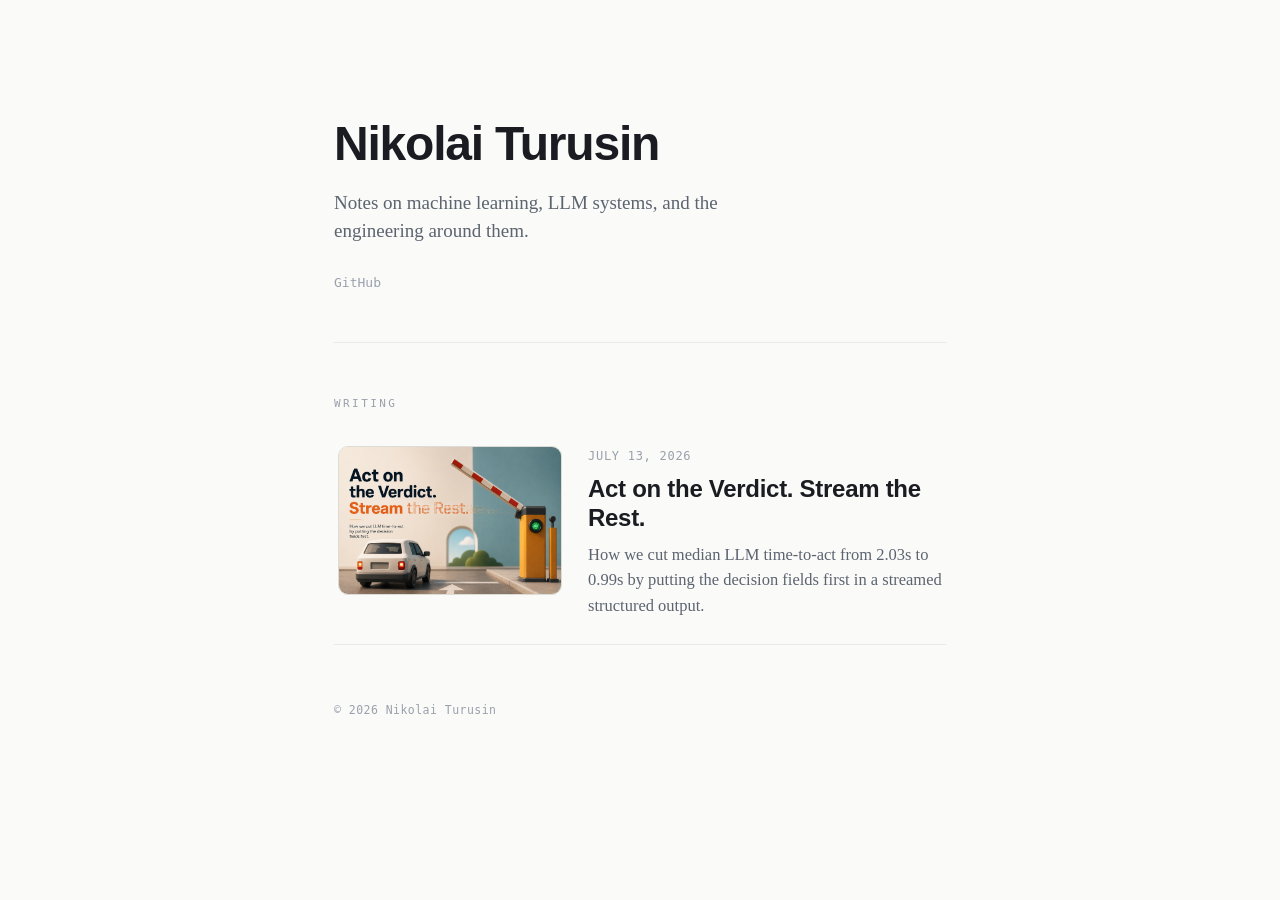
<file: index.html>
<!doctype html>
<html lang="en">
<head>
<meta charset="utf-8">
<meta name="viewport" content="width=device-width,initial-scale=1">
<title>Nikolai Turusin</title>
<meta name="description" content="Notes on machine learning, LLM systems, and the engineering around them.">
<link rel="canonical" href="https://nturusin.github.io/">
<meta property="og:type" content="website">
<meta property="og:title" content="Nikolai Turusin">
<meta property="og:description" content="Notes on machine learning, LLM systems, and the engineering around them.">
<meta property="og:url" content="https://nturusin.github.io/">
<style>
  :root{
    --bg:#FAFAF8; --ink:#1A1C22; --mut:#5C6470; --dim:#9AA1AC; --line:#EAEAE4; --line2:#DCDCD4;
    --verdict:#4338CA; --verdict-ink:#3730A3;
    --disp:"Avenir Next","Helvetica Neue",Helvetica,system-ui,sans-serif;
    --serif:Charter,"Iowan Old Style",Georgia,"Times New Roman",serif;
    --mono:ui-monospace,"SF Mono",Menlo,Consolas,monospace;
    color-scheme:light;
  }
  @media (prefers-color-scheme:dark){:root{
    --bg:#0F1116; --ink:#E9EAEE; --mut:#A6ACB8; --dim:#6C7380; --line:#22262F; --line2:#2E333D;
    --verdict:#8D8BF9; --verdict-ink:#B4B2FF; color-scheme:dark;
  }}
  :root[data-theme="light"]{--bg:#FAFAF8;--ink:#1A1C22;--mut:#5C6470;--dim:#9AA1AC;--line:#EAEAE4;--line2:#DCDCD4;--verdict:#4338CA;--verdict-ink:#3730A3;color-scheme:light}
  :root[data-theme="dark"]{--bg:#0F1116;--ink:#E9EAEE;--mut:#A6ACB8;--dim:#6C7380;--line:#22262F;--line2:#2E333D;--verdict:#8D8BF9;--verdict-ink:#B4B2FF;color-scheme:dark}
  *{box-sizing:border-box}
  html{-webkit-text-size-adjust:100%}
  body{margin:0;background:var(--bg);color:var(--ink);font-family:var(--serif);font-size:18px;line-height:1.7;-webkit-font-smoothing:antialiased;text-rendering:optimizeLegibility}
  a{color:var(--verdict);text-decoration:none}
  a:hover{text-decoration:underline}
  ::selection{background:var(--verdict);color:#fff}
  :focus-visible{outline:2.5px solid var(--verdict);outline-offset:3px;border-radius:4px}

  .wrap{max-width:660px;margin:0 auto;padding:0 24px}

  header.site{padding:120px 0 40px}
  h1.name{font-family:var(--disp);font-weight:700;font-size:clamp(34px,6vw,48px);letter-spacing:-.025em;line-height:1.02;margin:0 0 20px}
  .tag{color:var(--mut);font-size:19px;line-height:1.5;margin:0;max-width:44ch;text-wrap:pretty}
  .links{margin-top:26px;display:flex;gap:22px;font-family:var(--mono);font-size:13px}
  .links a{color:var(--dim);text-decoration:none;transition:color .15s ease}
  .links a:hover{color:var(--verdict-ink)}

  .rule{height:1px;background:var(--line);border:0;margin:8px 0 0}

  h2.section{font-family:var(--mono);font-size:11px;letter-spacing:.22em;text-transform:uppercase;color:var(--dim);font-weight:400;margin:52px 0 6px}

  ul.posts{list-style:none;margin:0;padding:0}
  ul.posts li{border-bottom:1px solid var(--line)}
  a.post{display:flex;gap:26px;align-items:flex-start;padding:26px 4px;color:inherit;text-decoration:none}
  a.post:hover{text-decoration:none}
  .thumb{flex:none;width:224px;aspect-ratio:3/2;border-radius:10px;overflow:hidden;border:1px solid var(--line2);background:var(--line)}
  .thumb img{display:block;width:100%;height:100%;object-fit:cover;transition:transform .3s ease}
  a.post:hover .thumb img{transform:scale(1.035)}
  .ptext{flex:1;min-width:0}
  .pdate{font-family:var(--mono);font-size:12px;letter-spacing:.06em;color:var(--dim);text-transform:uppercase}
  .ptitle{font-family:var(--disp);font-weight:700;font-size:24px;letter-spacing:-.012em;line-height:1.22;margin:8px 0 9px;color:var(--ink);transition:color .15s ease}
  .arw{display:inline-block;margin-left:.35em;color:var(--verdict);opacity:0;transform:translateX(-5px);transition:opacity .18s ease,transform .18s ease}
  a.post:hover .ptitle{color:var(--verdict-ink)}
  a.post:hover .arw{opacity:1;transform:translateX(0)}
  .pdek{color:var(--mut);font-size:16.5px;line-height:1.55;margin:0;max-width:56ch;text-wrap:pretty}

  footer{color:var(--dim);font-family:var(--mono);font-size:11.5px;letter-spacing:.04em;padding:56px 0 80px}

  @media (max-width:600px){
    a.post{flex-direction:column;gap:14px}
    .thumb{width:100%}
  }
  @media (prefers-reduced-motion:reduce){
    .arw,.thumb img{transition:none;transform:none}
    a.post:hover .arw{opacity:1}
  }
</style>
</head>
<body>
<div class="wrap">
  <header class="site">
    <h1 class="name">Nikolai Turusin</h1>
    <p class="tag">Notes on machine learning, LLM systems, and the engineering around them.</p>
    <div class="links">
      <a href="https://github.com/nturusin">GitHub</a>
    </div>
  </header>

  <hr class="rule">

  <h2 class="section">Writing</h2>
  <ul class="posts">
    <li>
      <a class="post" href="act-on-the-verdict.html">
        <div class="thumb"><img src="assets/cover.jpg" alt="" loading="lazy" width="1440" height="960"></div>
        <div class="ptext">
          <div class="pdate">July 13, 2026</div>
          <div class="ptitle">Act on the Verdict. Stream the Rest.<span class="arw">→</span></div>
          <p class="pdek">How we cut median LLM time-to-act from 2.03s to 0.99s by putting the decision fields first in a streamed structured output.</p>
        </div>
      </a>
    </li>
  </ul>

  <footer>© 2026 Nikolai Turusin</footer>
</div>
</body>
</html>
</file>
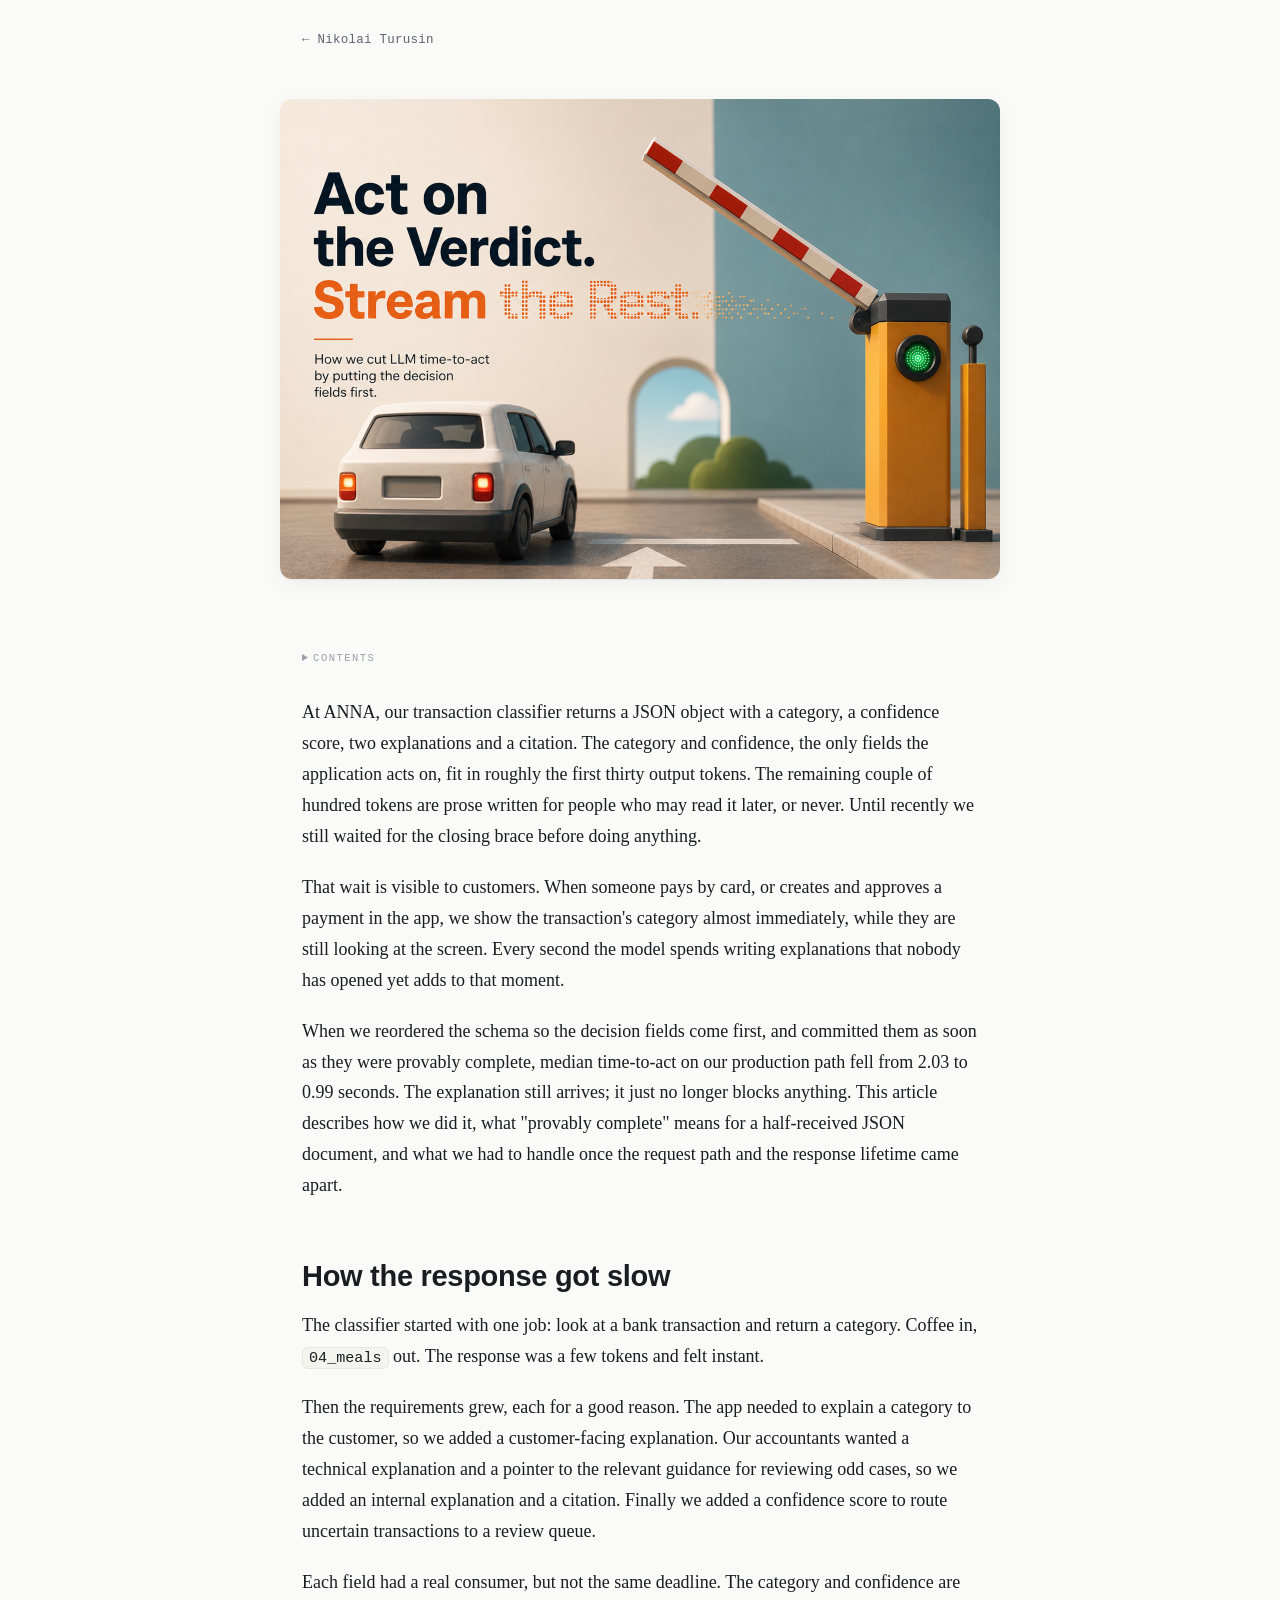
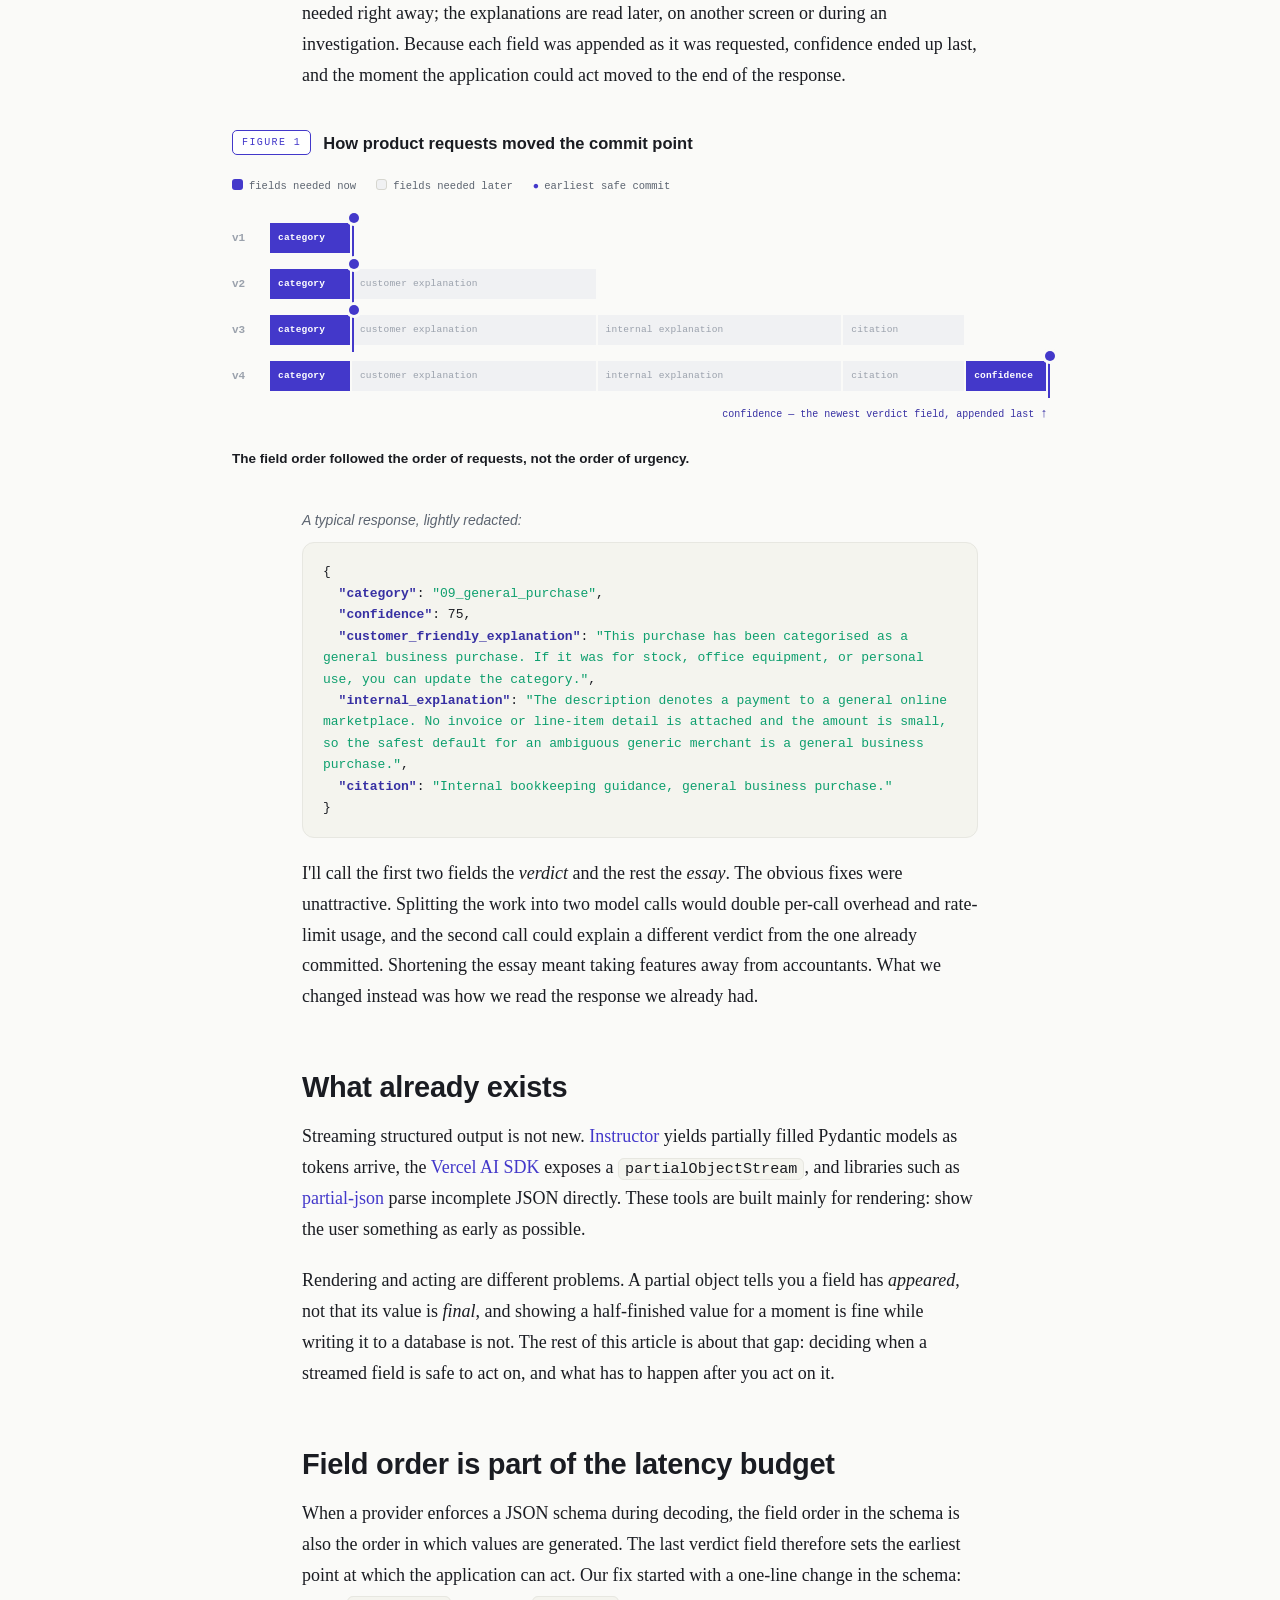
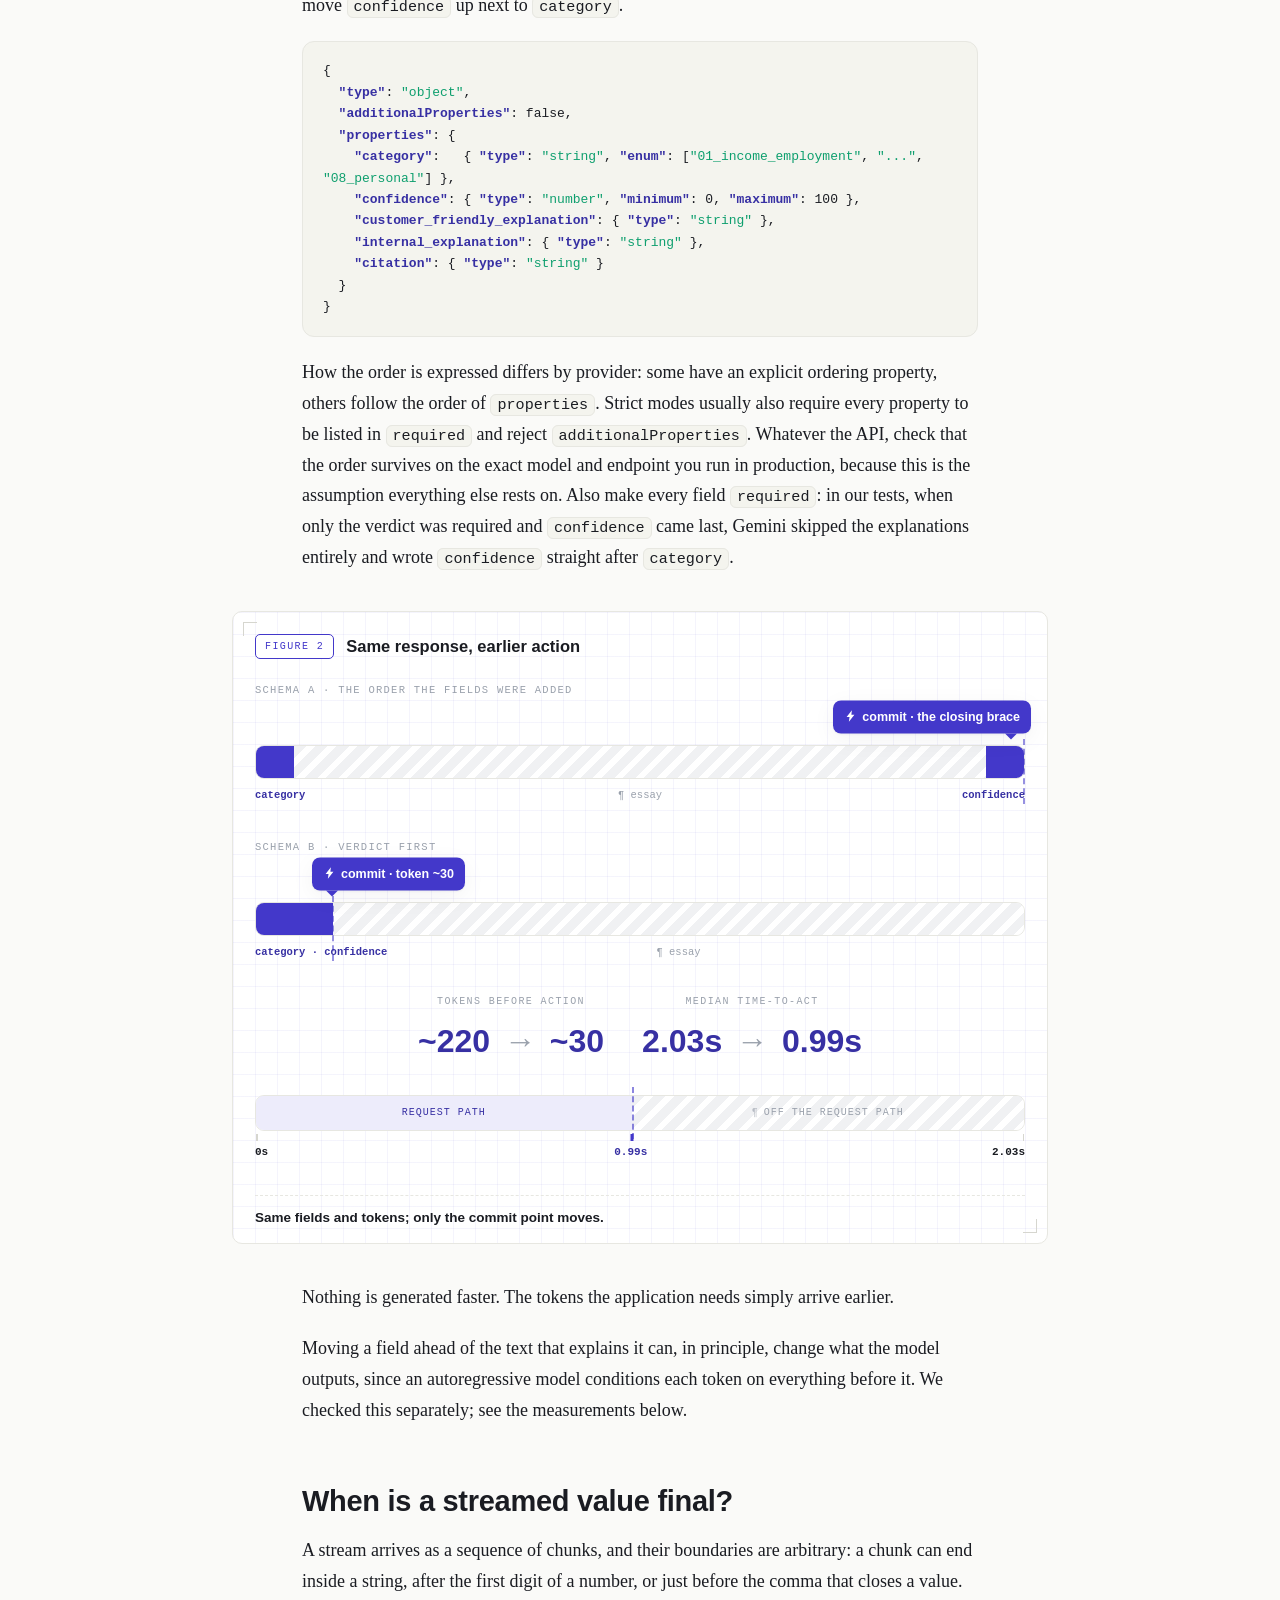
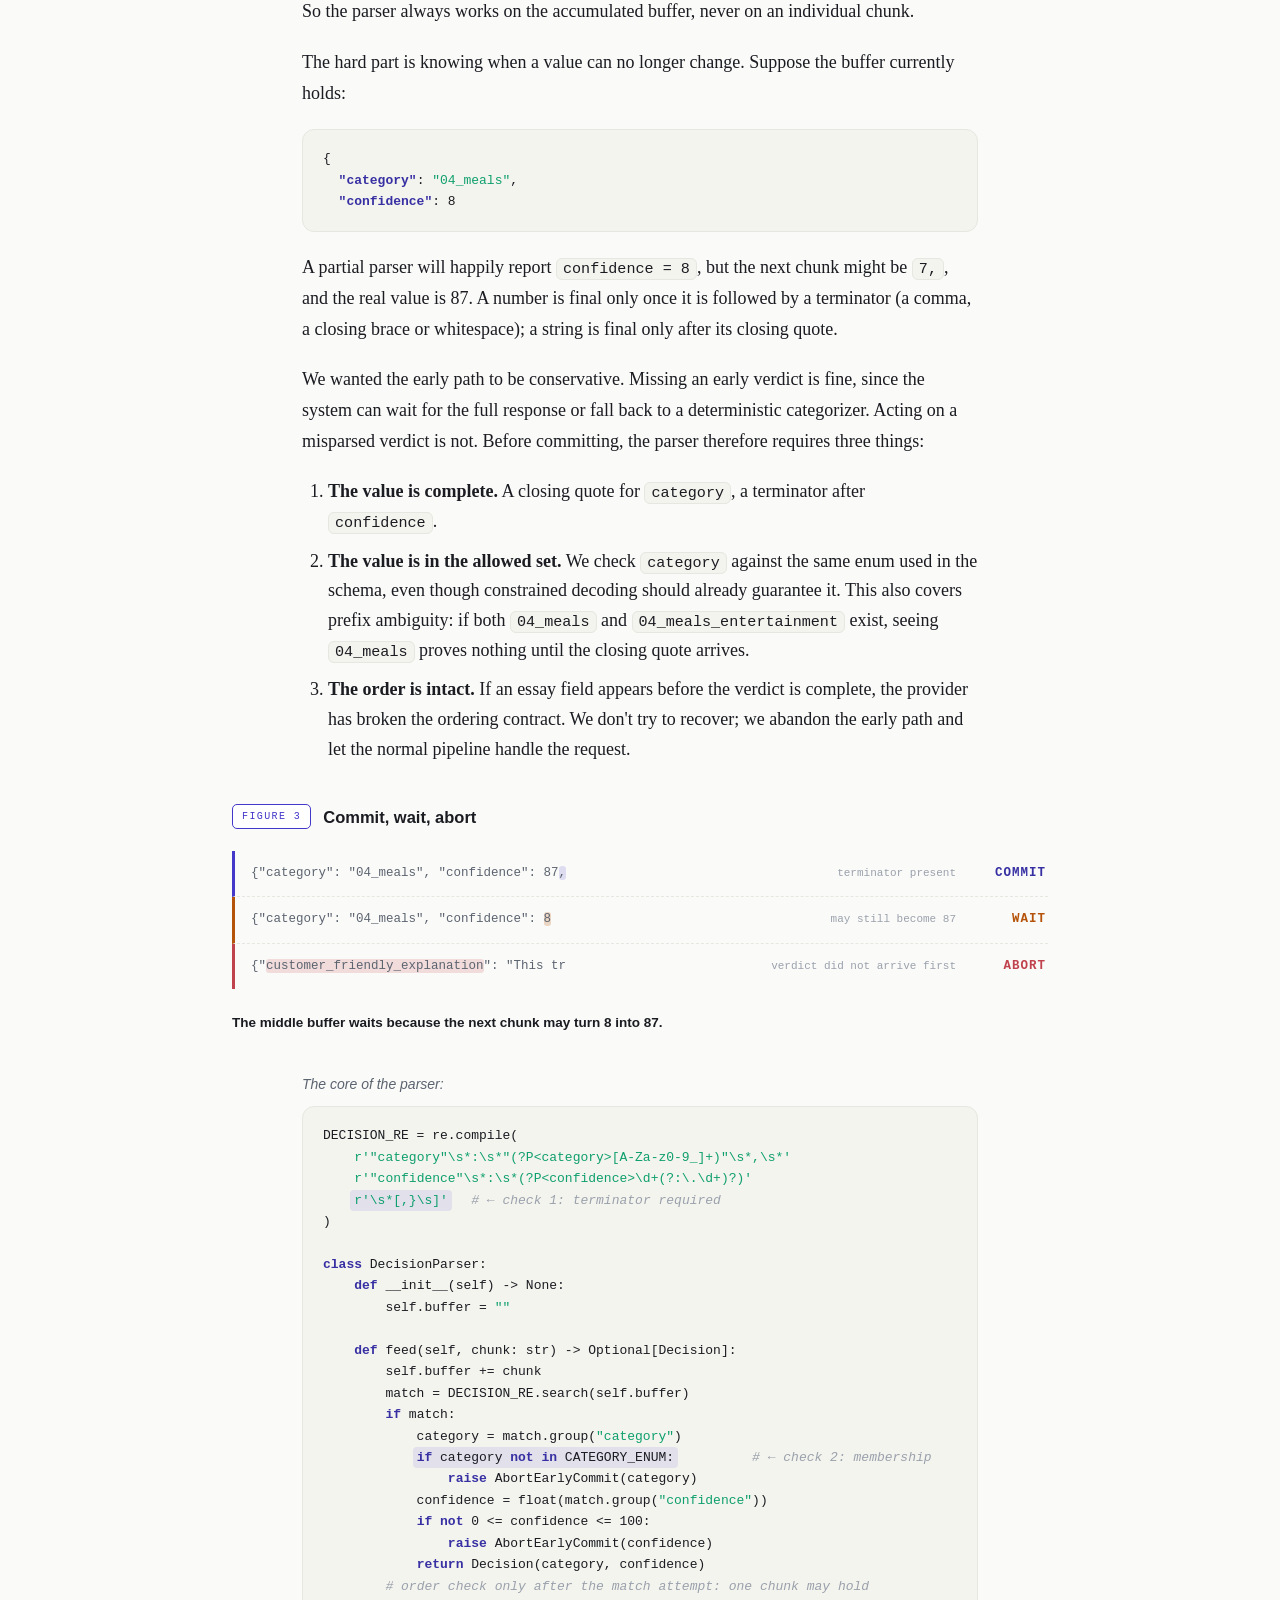
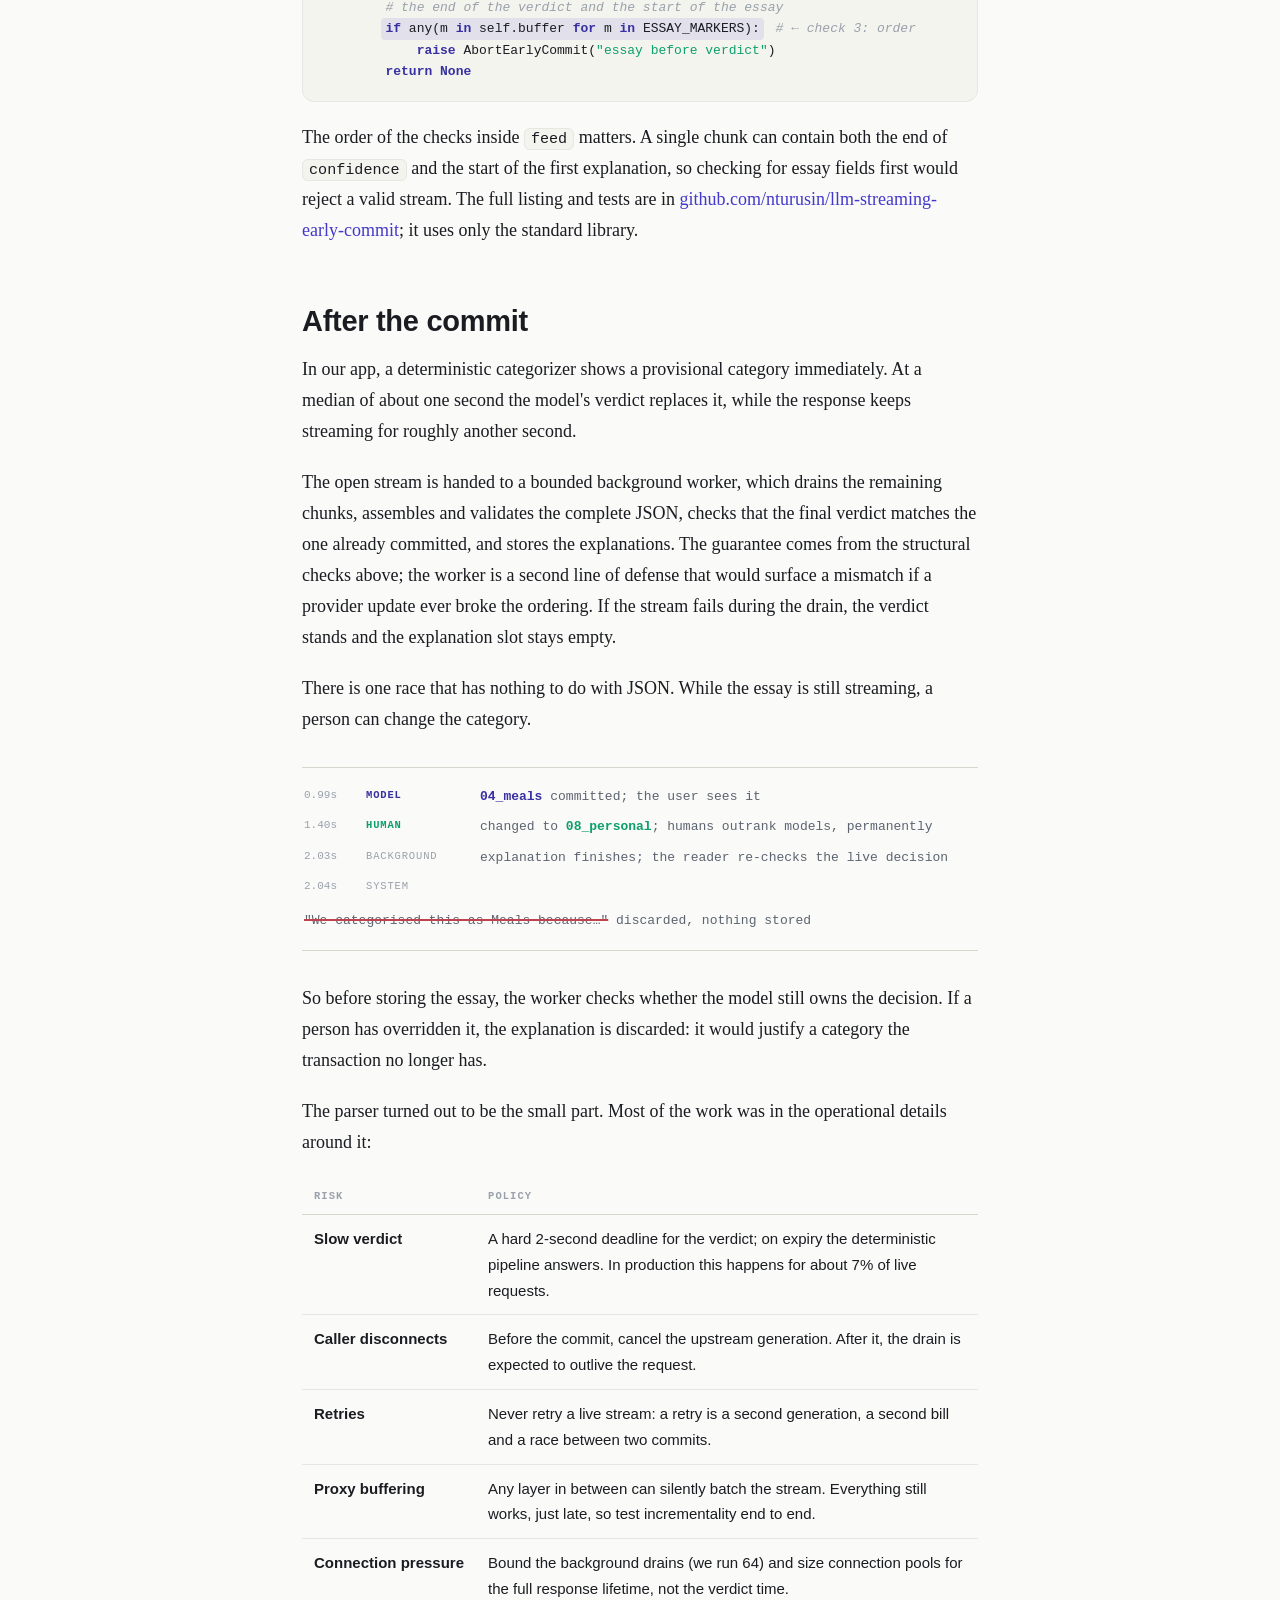
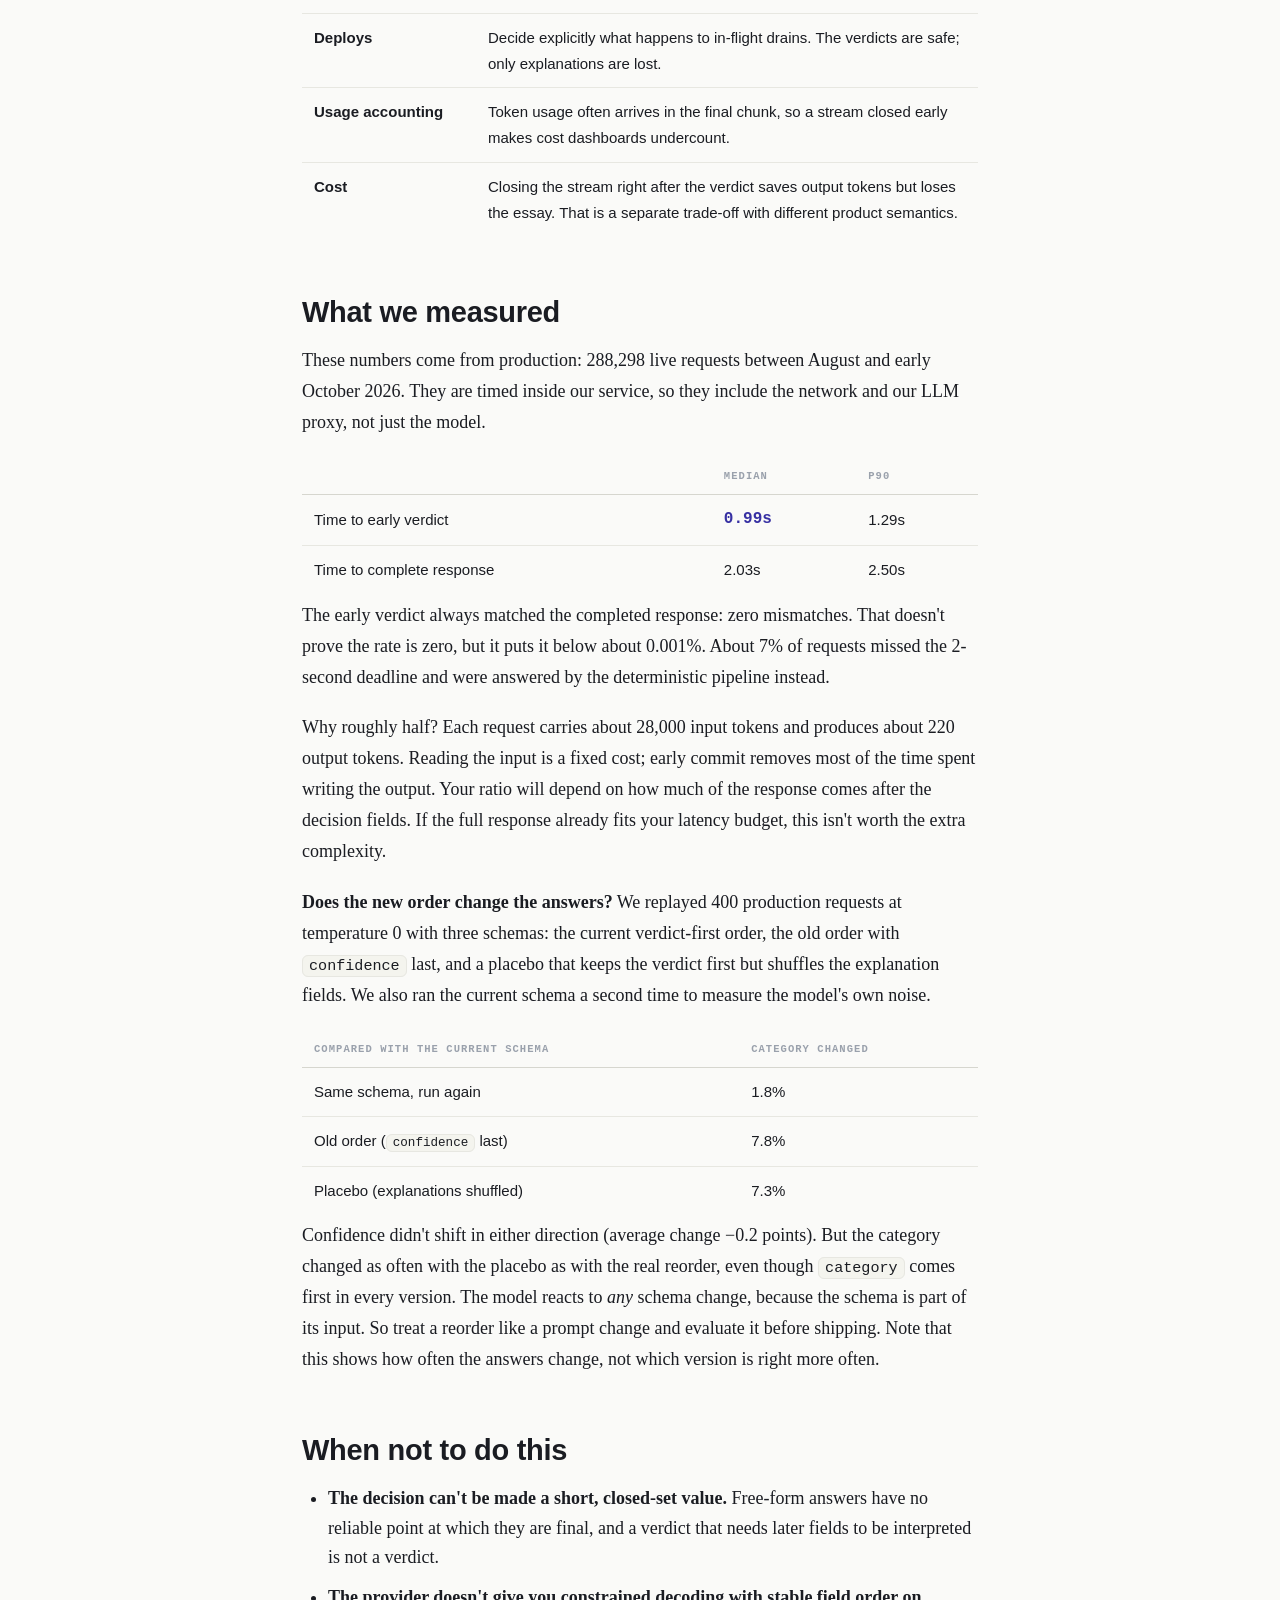
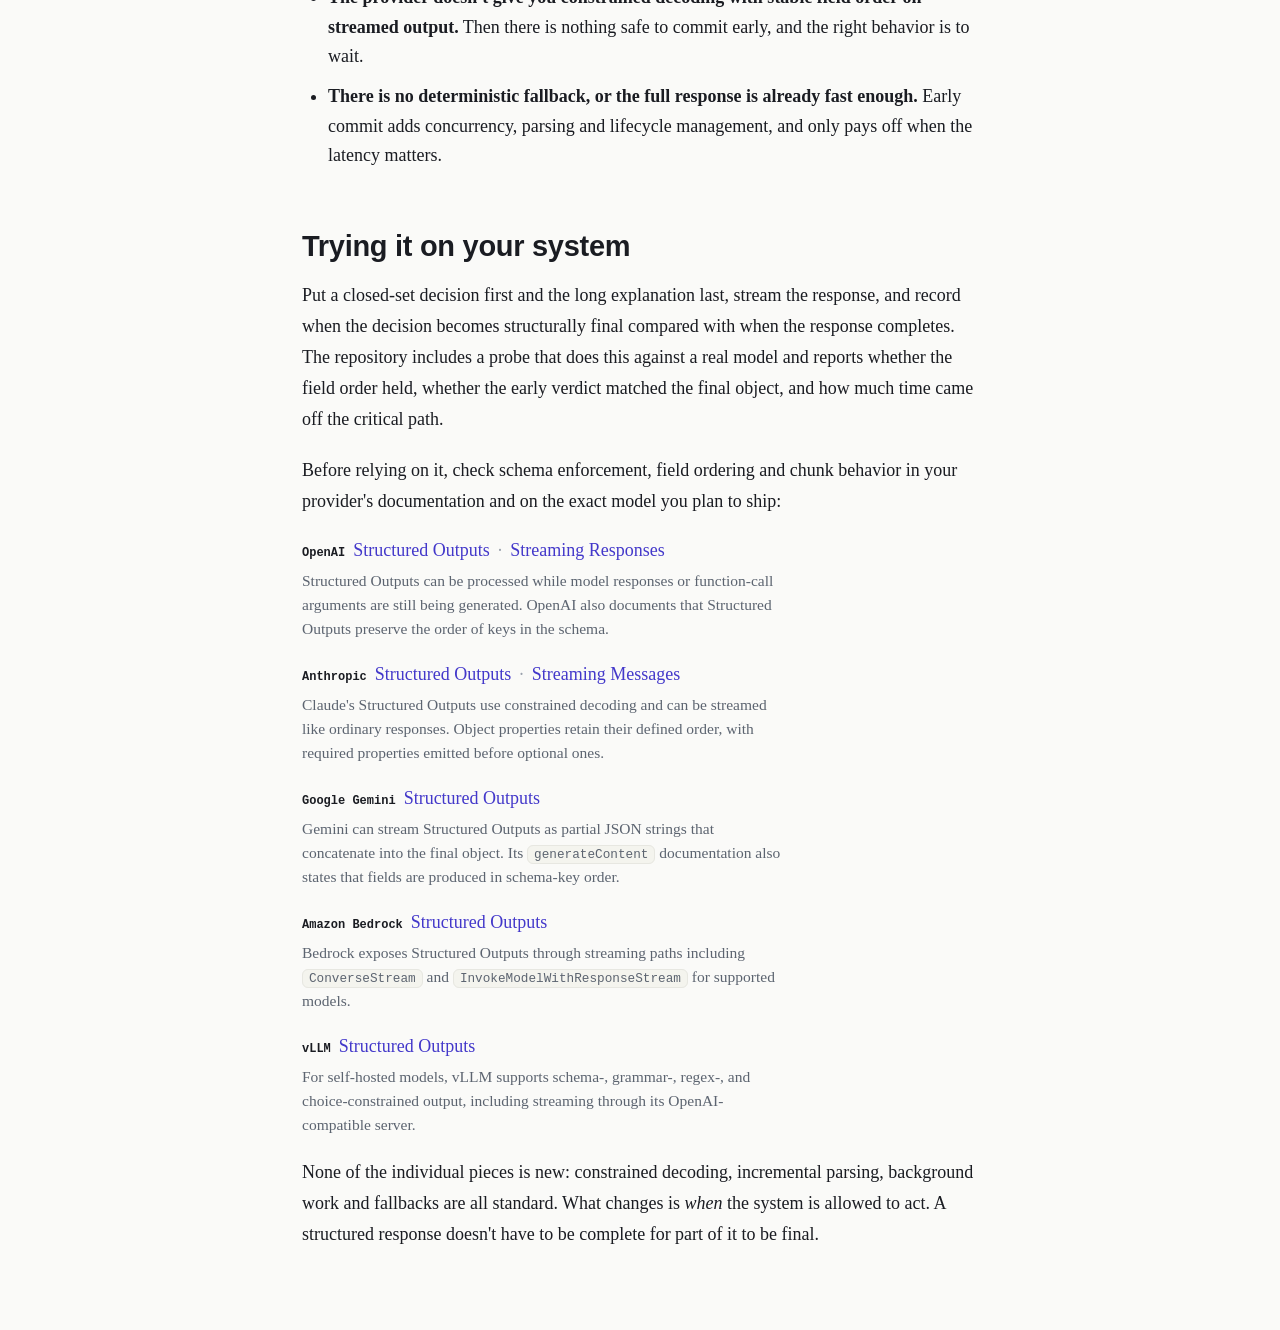
<file: act-on-the-verdict.html>
<!doctype html>
<html lang="en">
<head>
<meta charset="utf-8">
<meta name="viewport" content="width=device-width,initial-scale=1">
<title>Act on the Verdict. Stream the Rest.</title>
<meta name="description" content="How we cut median LLM time-to-act from 2.03s to 0.99s by putting the decision fields first in a streamed structured output, then draining the explanation in the background.">
<link rel="canonical" href="https://nturusin.github.io/act-on-the-verdict.html">
<meta property="og:type" content="article">
<meta property="og:title" content="Act on the Verdict. Stream the Rest.">
<meta property="og:description" content="How we cut median LLM time-to-act from 2.03s to 0.99s by putting the decision fields first in a streamed structured output, then draining the explanation in the background.">
<meta property="og:url" content="https://nturusin.github.io/act-on-the-verdict.html">
<meta property="og:image" content="https://nturusin.github.io/assets/cover.jpg">
<meta name="twitter:card" content="summary_large_image">
<meta name="twitter:title" content="Act on the Verdict. Stream the Rest.">
<meta name="twitter:description" content="How we cut median LLM time-to-act from 2.03s to 0.99s by putting the decision fields first in a streamed structured output, then draining the explanation in the background.">
<meta name="twitter:image" content="https://nturusin.github.io/assets/cover.jpg">
<style>
  :root{
    --bg:#FAFAF8; --card:#FFFFFF; --ink:#1A1C22; --mut:#5C6470; --dim:#9AA1AC;
    --line:#E7E7E1; --line2:#D6D6CF;
    --verdict:#4338CA; --verdict-soft:#EDECFB; --verdict-ink:#3730A3;
    --essay:#A9AEB9; --essay-soft:#F0F1F3;
    --good:#0E9F6E; --good-soft:#E3F4EC;
    --warn:#B45309; --warn-soft:#FAF0DF;
    --bad:#C0424D; --bad-soft:#F9E9EA;
    --codebg:#F4F4EE; --grid:rgba(67,56,202,.055);
    --disp:"Avenir Next","Helvetica Neue",Helvetica,system-ui,sans-serif;
    --serif:Charter,"Iowan Old Style",Georgia,"Times New Roman",serif;
    --mono:ui-monospace,"SF Mono",Menlo,Consolas,monospace;
    --shadow:0 1px 2px rgba(20,22,30,.05),0 6px 24px rgba(20,22,30,.05);
  }
  @media (prefers-color-scheme:dark){:root{
    --bg:#101217; --card:#171A21; --ink:#E9EAEE; --mut:#A6ACB8; --dim:#6C7380;
    --line:#262A33; --line2:#333845;
    --verdict:#8D8BF9; --verdict-soft:#232046; --verdict-ink:#B4B2FF;
    --essay:#5B6270; --essay-soft:#20242D;
    --good:#3FC493; --good-soft:#12291F;
    --warn:#E0A23C; --warn-soft:#2A2113;
    --bad:#E27E88; --bad-soft:#2A171A;
    --codebg:#1C1F27; --grid:rgba(141,139,249,.10);
    --shadow:0 1px 2px rgba(0,0,0,.35),0 8px 28px rgba(0,0,0,.3);
  }}
  :root[data-theme="light"]{
    --bg:#FAFAF8; --card:#FFFFFF; --ink:#1A1C22; --mut:#5C6470; --dim:#9AA1AC;
    --line:#E7E7E1; --line2:#D6D6CF;
    --verdict:#4338CA; --verdict-soft:#EDECFB; --verdict-ink:#3730A3;
    --essay:#A9AEB9; --essay-soft:#F0F1F3;
    --good:#0E9F6E; --good-soft:#E3F4EC;
    --warn:#B45309; --warn-soft:#FAF0DF;
    --bad:#C0424D; --bad-soft:#F9E9EA;
    --codebg:#F4F4EE; --grid:rgba(67,56,202,.055);
    --shadow:0 1px 2px rgba(20,22,30,.05),0 6px 24px rgba(20,22,30,.05);
  }
  :root[data-theme="dark"]{
    --bg:#101217; --card:#171A21; --ink:#E9EAEE; --mut:#A6ACB8; --dim:#6C7380;
    --line:#262A33; --line2:#333845;
    --verdict:#8D8BF9; --verdict-soft:#232046; --verdict-ink:#B4B2FF;
    --essay:#5B6270; --essay-soft:#20242D;
    --good:#3FC493; --good-soft:#12291F;
    --warn:#E0A23C; --warn-soft:#2A2113;
    --bad:#E27E88; --bad-soft:#2A171A;
    --codebg:#1C1F27; --grid:rgba(141,139,249,.10);
    --shadow:0 1px 2px rgba(0,0,0,.35),0 8px 28px rgba(0,0,0,.3);
  }
  *{box-sizing:border-box}
  html{scroll-behavior:smooth}
  @media (prefers-reduced-motion:reduce){html{scroll-behavior:auto}}
  html,body{height:auto;overflow-y:auto}
  article h2,figure.fig{scroll-margin-top:26px}
  .toc{display:none}
  @media (min-width:1320px){
    .toc{display:block;position:fixed;top:96px;left:max(18px,calc(50% - 660px));width:200px;font-family:var(--mono);font-size:11px;line-height:1.45;z-index:5}
    .toc .tt{font-size:10px;letter-spacing:.16em;text-transform:uppercase;color:var(--dim);margin-bottom:10px}
    .toc .tp{font-size:9.5px;letter-spacing:.16em;text-transform:uppercase;color:var(--verdict);margin:12px 0 4px;font-weight:700}
    .toc a{display:block;color:var(--dim);padding:4px 0 4px 12px;border-left:1.5px solid var(--line);text-decoration:none}
    .toc a.fg{font-size:10px;color:var(--dim);opacity:.85}
    .toc a:hover{color:var(--verdict-ink);border-left-color:var(--verdict);text-decoration:none}
    .tocm{display:none}
  }
  .tocm{margin:28px 0 4px;font-family:var(--mono);font-size:12px}
  .tocm summary{cursor:pointer;color:var(--dim);letter-spacing:.14em;text-transform:uppercase;font-size:10.5px}
  .tocm a{display:inline-block;color:var(--mut);margin:8px 16px 0 0;text-decoration:none}
  .tocm a:hover{color:var(--verdict-ink)}
  body{margin:0;background:var(--bg);color:var(--ink);font-family:var(--serif);font-size:18px;line-height:1.72}
  ::selection{background:var(--verdict);color:#fff}
  a{color:var(--verdict);text-decoration:none}
  a:hover{text-decoration:underline}
  :focus-visible{outline:2.5px solid var(--verdict);outline-offset:2px;border-radius:4px}

  .wrap{max-width:720px;margin:0 auto;padding:0 22px}
  .wide{max-width:860px;margin-left:auto;margin-right:auto;padding:0 22px}

  header.hero{padding:40px 0 12px}
  .coverimg{display:block;width:100%;height:auto;border-radius:12px;margin:6px 0 4px;box-shadow:var(--shadow)}
  h1{font-family:var(--disp);font-weight:700;font-size:clamp(34px,6vw,52px);line-height:1.08;letter-spacing:-.015em;margin:0 0 18px;text-wrap:balance}
  .standfirst{font-size:21px;line-height:1.55;color:var(--mut);margin:0 0 26px;max-width:56ch;text-wrap:pretty}

  .cover{position:relative;margin:40px 0 4px;padding:36px 0 74px;border-top:1px solid var(--line2);border-bottom:1px solid var(--line2)}
  .coverrow{display:flex;align-items:center;gap:14px;font-family:var(--mono);font-size:13.5px;white-space:nowrap}
  .cover .cv{color:var(--verdict-ink);font-weight:700;flex:none}
  .cover .cl{flex:none;height:52px;border-left:3px solid var(--verdict);position:relative}
  .cover .cl i{position:absolute;top:calc(100% + 8px);left:50%;transform:translateX(-50%);font-style:normal;font-size:10.5px;font-weight:700;letter-spacing:.1em;color:var(--verdict-ink);white-space:nowrap;text-align:center;line-height:1.55}
  .cover .cewrap{flex:1;min-width:0;overflow:hidden;position:relative}
  .cover .ce{display:block;color:var(--dim);overflow:hidden}
  .cover .cefade{position:absolute;inset:0;background:linear-gradient(90deg,transparent 0%,transparent 30%,var(--bg) 96%)}
  .cover .cb{flex:none;position:relative;color:var(--mut);font-weight:700}
  .cover .cb i{position:absolute;top:calc(100% + 9px);right:-2px;font-style:normal;font-size:11px;color:var(--dim)}
  .cover .tag{position:absolute;left:0;right:0;bottom:12px;text-align:center;font-family:var(--serif);font-size:14.5px;color:var(--mut)}
  @media (max-width:560px){.coverrow{font-size:10.5px;gap:9px}}
  .idea{border-top:1px solid var(--line2);border-bottom:1px solid var(--line2);padding:20px 4px;margin:36px 0;font-family:var(--disp);font-size:18.5px;font-weight:600;color:var(--ink);line-height:1.5;text-wrap:pretty}
  .idea .t{display:block;font-family:var(--mono);font-size:10.5px;letter-spacing:.14em;text-transform:uppercase;color:var(--verdict);margin-bottom:6px}
  .part{margin:88px 0 6px;border-top:2px solid var(--ink);padding-top:16px}
  .part .pn{font-family:var(--mono);font-size:11px;letter-spacing:.18em;color:var(--verdict);text-transform:uppercase;margin-bottom:8px;font-weight:700}
  .part .pq{font-family:var(--disp);font-weight:700;font-size:24px;letter-spacing:-.01em;color:var(--ink);text-wrap:balance}


  article{padding:26px 0 60px}
  article h2{font-family:var(--disp);font-weight:700;font-size:29px;letter-spacing:-.01em;line-height:1.2;margin:58px 0 16px;text-wrap:balance}
  article h3{font-family:var(--disp);font-weight:650;font-size:17.5px;letter-spacing:-.01em;margin:30px 0 10px;color:var(--ink)}
  article p{margin:0 0 20px}
  article ul.plain,article ol.plain{margin:0 0 20px;padding-left:26px}
  article ul.plain li,article ol.plain li{margin-bottom:7px;line-height:1.65}
  code{font-family:var(--mono);font-size:.84em;background:var(--codebg);border:1px solid var(--line);padding:1px 6px;border-radius:6px}
  .pull{font-family:var(--disp);font-weight:700;font-size:26px;line-height:1.35;letter-spacing:-.01em;color:var(--ink);
    border-top:1px solid var(--line2);border-bottom:1px solid var(--line2);padding:26px 8px;margin:60px 0;text-align:center;text-wrap:balance}
  .pull .m{color:var(--verdict)}
  .aside{font-family:var(--disp);font-size:15px;color:var(--mut);background:var(--essay-soft);border-radius:10px;padding:14px 18px;margin:0 0 20px}

  figure.fig{position:relative;margin:38px 0;border:1px solid var(--line);border-radius:10px;padding:20px 22px 14px;overflow:hidden;background:var(--card)}
  figure.fig.sheet{background-image:linear-gradient(var(--grid) 1px,transparent 1px),linear-gradient(90deg,var(--grid) 1px,transparent 1px);background-size:22px 22px}
  figure.fig.sheet::before{content:"";position:absolute;top:10px;left:10px;width:13px;height:13px;border-top:1.5px solid var(--line2);border-left:1.5px solid var(--line2)}
  figure.fig.sheet::after{content:"";position:absolute;bottom:10px;right:10px;width:13px;height:13px;border-bottom:1.5px solid var(--line2);border-right:1.5px solid var(--line2)}
  figure.fig.quiet{border:none;background:none;padding:0;overflow:visible;border-radius:0}
  figure.fig.quiet figcaption{border-top:none;padding-top:8px}
  figure.fig figcaption{font-family:var(--disp);font-size:13.5px;color:var(--mut);margin-top:16px;line-height:1.55;border-top:1px dashed var(--line);padding-top:12px}
  figure.fig figcaption b{color:var(--ink)}
  .fighead{display:flex;align-items:center;gap:12px;margin-bottom:20px;flex-wrap:wrap}
  .fighead .fn{font-family:var(--mono);font-size:10px;letter-spacing:.14em;color:var(--verdict);text-transform:uppercase;border:1px solid var(--verdict);border-radius:5px;padding:3px 9px;background:var(--card);flex:none}
  .fighead .ft{font-family:var(--disp);font-weight:700;font-size:16.5px}

  /* figure 1: how the commit point moved */
  .f1{margin-top:2px}
  .f1legend{display:flex;gap:20px;flex-wrap:wrap;font-family:var(--mono);font-size:10.5px;color:var(--mut);margin-bottom:20px}
  .f1legend .sw{display:inline-block;width:11px;height:11px;border-radius:3px;vertical-align:-1px;margin-right:6px}
  .f1legend .sw.v{background:var(--verdict)}
  .f1legend .sw.e{background:var(--essay-soft);border:1px solid var(--line2)}
  .f1legend .dot{color:var(--verdict);font-weight:700;margin-right:5px}
  .f1row{display:flex;align-items:center;gap:14px;padding:8px 0}
  .f1row .f1v{width:24px;flex:none;font-family:var(--mono);font-size:11px;font-weight:700;color:var(--dim)}
  .f1track{position:relative;flex:1;min-width:0;height:30px}
  .f1bar{display:flex;height:100%;width:100%}
  .f1seg{flex:none;height:100%;display:flex;align-items:center;padding:0 8px;font-family:var(--mono);font-size:9.5px;letter-spacing:.02em;white-space:nowrap;overflow:hidden;text-overflow:ellipsis;border-right:2px solid var(--bg)}
  .f1seg.v{background:var(--verdict);color:#fff;font-weight:700}
  .f1seg.e{background:var(--essay-soft);color:var(--dim)}
  .f1commit{position:absolute;top:-7px;bottom:-7px;width:0;border-left:2.5px solid var(--verdict)}
  .f1commit::before{content:"";position:absolute;left:-5px;top:-3px;width:10px;height:10px;border-radius:50%;background:var(--verdict);box-shadow:0 0 0 3px var(--bg)}
  .f1annorow{display:flex;gap:14px;margin-top:4px}
  .f1anno{flex:1;min-width:0;font-family:var(--mono);font-size:10px;color:var(--verdict-ink);text-align:right}
  .f1anno .ar{font-size:13px;font-weight:700}
  @media (max-width:560px){.f1seg{font-size:0;padding:0}.f1legend{gap:12px}}

  /* figure 2: two schema bars with a commit flag */
  .schemapair{display:flex;flex-direction:column;gap:34px;margin-top:8px}
  .schemabar .sl{font-family:var(--mono);font-size:10.5px;letter-spacing:.12em;text-transform:uppercase;color:var(--dim);margin-bottom:7px}
  .barwrap{position:relative;margin-top:46px}
  .schemabar .bar{display:flex;height:34px;border-radius:9px;overflow:hidden;border:1px solid var(--line)}
  .seg{display:flex;align-items:center;justify-content:center;font-family:var(--mono);font-size:10.5px;white-space:nowrap;overflow:hidden}
  .seg.v{background:var(--verdict);color:#fff;font-weight:700}
  .seg.e{background:repeating-linear-gradient(135deg,var(--essay-soft) 0 9px,var(--card) 9px 15px);color:var(--dim)}
  .commitflag{position:absolute;top:-11px;transform:translateY(-100%);background:var(--verdict);color:#fff;font-family:var(--disp);font-weight:700;font-size:12.5px;border-radius:8px;padding:6px 11px;white-space:nowrap;box-shadow:var(--shadow)}
  .commitflag::after{content:"";position:absolute;top:100%;left:14px;border:6px solid transparent;border-top-color:var(--verdict)}
  .commitflag.atright{right:-6px}
  .commitflag.atright::after{left:auto;right:14px}
  .commitflag.atleft{left:10%;margin-left:-20px}
  .segkey{position:relative;height:18px;margin-top:7px;font-family:var(--mono);font-size:10.5px}
  .segkey .kv{position:absolute;color:var(--verdict-ink);font-weight:700;white-space:nowrap}
  .segkey .ke{position:absolute;transform:translateX(-50%);color:var(--dim);white-space:nowrap;max-width:70%;overflow:hidden;text-overflow:ellipsis}

  /* figure 3: commit, wait, abort */
  .tri{display:flex;flex-direction:column}
  .srow{display:flex;gap:18px;align-items:baseline;flex-wrap:wrap;padding:12px 2px 12px 16px;border-left:3px solid var(--line2);border-bottom:1px dashed var(--line)}
  .srow:last-child{border-bottom:none}
  .srow.c{border-left-color:var(--verdict)}
  .srow.w{border-left-color:var(--warn)}
  .srow.a{border-left-color:var(--bad)}
  .srow .buf{font-family:var(--mono);font-size:12.5px;color:var(--mut);flex:1;min-width:230px;word-break:break-all}
  .srow .ev{font-family:var(--mono);font-size:11px;color:var(--dim);flex:none}
  .srow .out{font-family:var(--mono);font-size:12.5px;font-weight:700;letter-spacing:.08em;flex:none;min-width:72px;text-align:right}
  .srow.c .out{color:var(--verdict-ink)}
  .srow.w .out{color:var(--warn)}
  .srow.a .out{color:var(--bad)}
  .buf .hv{background:color-mix(in srgb,var(--verdict) 15%,transparent);border-radius:3px}
  .buf .hw{background:color-mix(in srgb,var(--warn) 22%,transparent);border-radius:3px}
  .buf .hb{background:color-mix(in srgb,var(--bad) 17%,transparent);border-radius:3px}

  /* figure 4: two zones, one boundary */
  .tl2{position:relative;margin:52px 0 8px;padding-bottom:48px}
  .tl2 .track{display:flex;height:36px;border-radius:9px;overflow:hidden;border:1px solid var(--line)}
  .tl2 .zreq{width:48.9%;background:var(--verdict-soft);display:flex;align-items:center;justify-content:center;font-family:var(--mono);font-size:10px;letter-spacing:.1em;text-transform:uppercase;color:var(--verdict-ink);white-space:nowrap;overflow:hidden}
  .tl2 .zbg{flex:1;background:repeating-linear-gradient(135deg,var(--essay-soft) 0 9px,var(--card) 9px 15px);display:flex;align-items:center;justify-content:center;font-family:var(--mono);font-size:10px;letter-spacing:.1em;text-transform:uppercase;color:var(--dim);white-space:nowrap;overflow:hidden}
  .tl2 .mark{position:absolute;top:48px;transform:translateX(-50%);text-align:center;font-family:var(--mono);font-size:11px;color:var(--ink);font-weight:700}
  .tl2 .mark::before{content:"";position:absolute;left:50%;top:-9px;width:1.5px;height:7px;background:var(--line2)}
  .tl2 .mark.hot{color:var(--verdict-ink)}
  .tl2 .mark.hot::before{background:var(--verdict);width:2.5px}
  .tl2 .m0{left:0;transform:none;text-align:left}
  .tl2 .m0::before{left:1px}
  .tl2 .mend{right:0;transform:none;text-align:right}
  .tl2 .mend::before{left:auto;right:1px}

  /* the race, static ladder */
  .orace{font-family:var(--mono);font-size:13px;color:var(--mut);border-top:1px solid var(--line2);border-bottom:1px solid var(--line2);padding:14px 2px;margin:32px 0}
  .orace .r{display:flex;gap:14px;flex-wrap:wrap;padding:4px 0}
  .orace .t{width:48px;flex:none;color:var(--dim);font-size:11px}
  .orace .w{width:100px;flex:none;font-size:10.5px;letter-spacing:.08em;text-transform:uppercase;color:var(--dim)}
  .orace .r.hum .w{color:var(--good);font-weight:700}
  .orace .r.mod .w{color:var(--verdict-ink);font-weight:700}
  .orace b{color:var(--ink)}
  .strike{text-decoration:line-through;text-decoration-color:var(--bad);text-decoration-thickness:2px}

  .numbers{width:100%;border-collapse:collapse;font-family:var(--disp);font-size:15px;margin:10px 0 6px}
  .numbers th{font-family:var(--mono);font-size:10.5px;letter-spacing:.1em;text-transform:uppercase;color:var(--dim);text-align:left;padding:9px 12px;border-bottom:1.5px solid var(--line2)}
  .numbers td{padding:11px 12px;border-bottom:1px solid var(--line);font-variant-numeric:tabular-nums}
  .numbers td.big{font-family:var(--mono);font-weight:700;color:var(--verdict-ink);font-size:16px}
  .numbers tr:last-child td{border-bottom:none}
  .mbar{height:7px;background:var(--essay-soft);border-radius:3px;margin-top:7px;max-width:280px}
  .mbar i{display:block;height:100%;border-radius:3px;background:var(--verdict)}
  .mbar.e i{background:var(--line2)}
  .numbers tr.sanity td{color:var(--dim);font-size:14px}
  .opnotes td:first-child{font-family:var(--disp);font-weight:600;color:var(--ink);white-space:nowrap;vertical-align:top}
  .phases{display:grid;grid-template-columns:repeat(auto-fit,minmax(280px,1fr));gap:6px 30px;margin:18px 0 20px}
  .phase .pt{font-family:var(--mono);font-size:10.5px;letter-spacing:.14em;text-transform:uppercase;color:var(--verdict);margin-bottom:6px}
  .phase ul{margin:0 0 14px;padding-left:22px}
  .phase li{margin-bottom:6px;line-height:1.6;font-size:16px}
  .tblnote{font-family:var(--disp);font-size:13px;color:var(--dim);margin-top:8px}

  pre.code{background:var(--codebg);border:1px solid var(--line);border-radius:12px;padding:18px 20px;overflow-x:auto;font-family:var(--mono);font-size:13px;line-height:1.65;margin:0 0 20px}
  pre.code .k{color:var(--verdict-ink);font-weight:600}
  pre.code .s{color:var(--good)}
  pre.code .c{color:var(--dim);font-style:italic}
  .codenote{font-family:var(--disp);font-size:14px;color:var(--mut);font-style:italic;margin:0 0 10px}
  pre.code .em{display:inline-block;background:color-mix(in srgb,var(--verdict) 10%,transparent);border-radius:4px;margin:0 -4px;padding:0 4px}

  .gotchas{margin:16px 0 20px;padding-left:26px}
  .gotchas li{margin-bottom:10px;line-height:1.65}
  .gotchas li b{color:var(--ink)}

  .reflist{list-style:none;margin:0 0 20px;padding:0}
  .reflist li{margin-bottom:20px;line-height:1.5}
  .reflist .rh{margin-bottom:5px}
  .reflist .pv{font-family:var(--mono);font-size:12px;color:var(--ink);font-weight:700;margin-right:8px}
  .reflist .sep{color:var(--dim);margin:0 8px}
  .reflist .rd{font-size:15.5px;color:var(--mut);line-height:1.55;max-width:62ch}
  .reflist .rd code{font-size:.82em}

  footer{border-top:1px solid var(--line);margin-top:30px;padding:26px 0 70px;font-family:var(--mono);font-size:12px;color:var(--dim);line-height:1.8}
  .srlonly{position:absolute;width:1px;height:1px;overflow:hidden;clip:rect(0 0 0 0)}

  .ic{width:13px;height:13px;fill:currentColor;vertical-align:-2px;margin-right:5px;flex:none}
  .pf{opacity:.65;margin-right:5px}
  .commitline{position:absolute;top:-6px;bottom:0;width:0;border-left:2px dashed var(--verdict);opacity:.55;pointer-events:none}
  .tl2 .bline{position:absolute;left:48.9%;top:-8px;height:52px;width:0;border-left:2.5px dashed var(--verdict);opacity:.6}
  .cmp{display:flex;gap:38px;flex-wrap:wrap;justify-content:center;margin:32px 0 26px;text-align:center}
  .cmp .cl2{display:block;font-family:var(--mono);font-size:10px;letter-spacing:.14em;text-transform:uppercase;color:var(--dim);margin-bottom:4px}
  .cmp .cn{font-family:var(--disp);font-weight:700;font-size:32px;color:var(--verdict-ink);font-variant-numeric:tabular-nums}
  .cmp .cn i{font-style:normal;color:var(--dim);font-weight:400;margin:0 5px}
</style>

<style>
  .sitebar{max-width:720px;margin:0 auto;padding:22px 22px 0}
  .sitebar a{font-family:var(--mono);font-size:12.5px;letter-spacing:.02em;color:var(--mut);text-decoration:none}
  .sitebar a:hover{color:var(--verdict-ink)}
</style>

</head>
<body>
<div class="sitebar"><a href="./">← Nikolai Turusin</a></div>
<header class="hero wrap">
  <h1 class="srlonly">Act on the Verdict. Stream the Rest.</h1>
  <img class="coverimg" width="1440" height="960" alt="Act on the Verdict. Stream the Rest. How we cut LLM time-to-act by putting the decision fields first. A white car waits at a barrier gate whose light is green and whose boom is already lifting, while the second line of the title dissolves rightward into a stream of dots." src="assets/cover.jpg">
</header>

<nav class="toc" aria-label="Contents">
  <div class="tt">Contents</div>
  <a href="#how-the-response-got-slow">How the response got slow</a>
  <a href="#what-already-exists">What already exists</a>
  <a href="#field-order-is-part-of-the-latency-budget">Field order is part of the latency budget</a>
  <a href="#when-is-a-streamed-value-final">When is a streamed value final?</a>
  <a href="#after-the-commit">After the commit</a>
  <a href="#what-we-measured">What we measured</a>
  <a href="#when-not-to-do-this">When not to do this</a>
  <a href="#trying-it-on-your-system">Trying it on your system</a>
</nav>
<article>
<div class="wrap">

  <details class="tocm">
    <summary>Contents</summary>
    <a href="#how-the-response-got-slow">How the response got slow</a>
    <a href="#what-already-exists">What already exists</a>
    <a href="#field-order-is-part-of-the-latency-budget">Field order is part of the latency budget</a>
    <a href="#when-is-a-streamed-value-final">When is a streamed value final?</a>
    <a href="#after-the-commit">After the commit</a>
    <a href="#what-we-measured">What we measured</a>
    <a href="#when-not-to-do-this">When not to do this</a>
    <a href="#trying-it-on-your-system">Trying it on your system</a>
  </details>

  <p style="margin-top:30px">At ANNA, our transaction classifier returns a JSON object with a category, a confidence score, two explanations and a citation. The category and confidence, the only fields the application acts on, fit in roughly the first thirty output tokens. The remaining couple of hundred tokens are prose written for people who may read it later, or never. Until recently we still waited for the closing brace before doing anything.</p>
  <p>That wait is visible to customers. When someone pays by card, or creates and approves a payment in the app, we show the transaction's category almost immediately, while they are still looking at the screen. Every second the model spends writing explanations that nobody has opened yet adds to that moment.</p>
  <p>When we reordered the schema so the decision fields come first, and committed them as soon as they were provably complete, median time-to-act on our production path fell from 2.03 to 0.99 seconds. The explanation still arrives; it just no longer blocks anything. This article describes how we did it, what "provably complete" means for a half-received JSON document, and what we had to handle once the request path and the response lifetime came apart.</p>
  <h2 id="how-the-response-got-slow">How the response got slow</h2>
  <p>The classifier started with one job: look at a bank transaction and return a category. Coffee in, <code>04_meals</code> out. The response was a few tokens and felt instant.</p>
  <p>Then the requirements grew, each for a good reason. The app needed to explain a category to the customer, so we added a customer-facing explanation. Our accountants wanted a technical explanation and a pointer to the relevant guidance for reviewing odd cases, so we added an internal explanation and a citation. Finally we added a confidence score to route uncertain transactions to a review queue.</p>
  <p>Each field had a real consumer, but not the same deadline. The category and confidence are needed right away; the explanations are read later, on another screen or during an investigation. Because each field was appended as it was requested, confidence ended up last, and the moment the application could act moved to the end of the response.</p>
</div>

<div class="wide">
  <figure class="fig quiet" id="fig1">
    <div class="fighead"><div class="fn">Figure 1</div><div class="ft">How product requests moved the commit point</div></div>
    <div class="f1" role="img" aria-label="Four cumulative bars, one per version of the schema. In v1 the whole response is a single purple category field, and the earliest safe commit sits just after it. v2 appends a grey customer explanation; v3 appends a grey internal explanation and citation. Through all three versions the commit marker stays at the left, just after category. In v4 a second purple field, confidence, is appended at the very end, and the commit marker jumps to the far right, past the entire essay.">
      <div class="f1legend">
        <span><span class="sw v"></span>fields needed now</span>
        <span><span class="sw e"></span>fields needed later</span>
        <span><span class="dot">&#9679;</span>earliest safe commit</span>
      </div>
      <div class="f1row"><span class="f1v">v1</span><div class="f1track">
        <div class="f1bar"><div class="f1seg v" style="width:10.53%">category</div></div>
        <div class="f1commit" style="left:10.53%"></div>
      </div></div>
      <div class="f1row"><span class="f1v">v2</span><div class="f1track">
        <div class="f1bar"><div class="f1seg v" style="width:10.53%">category</div><div class="f1seg e" style="width:31.58%">customer explanation</div></div>
        <div class="f1commit" style="left:10.53%"></div>
      </div></div>
      <div class="f1row"><span class="f1v">v3</span><div class="f1track">
        <div class="f1bar"><div class="f1seg v" style="width:10.53%">category</div><div class="f1seg e" style="width:31.58%">customer explanation</div><div class="f1seg e" style="width:31.58%">internal explanation</div><div class="f1seg e" style="width:15.79%">citation</div></div>
        <div class="f1commit" style="left:10.53%"></div>
      </div></div>
      <div class="f1row"><span class="f1v">v4</span><div class="f1track">
        <div class="f1bar"><div class="f1seg v" style="width:10.53%">category</div><div class="f1seg e" style="width:31.58%">customer explanation</div><div class="f1seg e" style="width:31.58%">internal explanation</div><div class="f1seg e" style="width:15.79%">citation</div><div class="f1seg v" style="width:10.53%">confidence</div></div>
        <div class="f1commit" style="left:100%"></div>
      </div></div>
      <div class="f1annorow"><span class="f1v"></span><div class="f1anno">confidence &mdash; the newest verdict field, appended last&nbsp;<span class="ar">&#8593;</span></div></div>
    </div>
    <figcaption><b>The field order followed the order of requests, not the order of urgency.</b></figcaption>
  </figure>
</div>

<div class="wrap">
  <p class="codenote">A typical response, lightly redacted:</p>
  <pre class="code" aria-label="JSON example" style="white-space:pre-wrap">{
  <span class="k">"category"</span>: <span class="s">"09_general_purchase"</span>,
  <span class="k">"confidence"</span>: 75,
  <span class="k">"customer_friendly_explanation"</span>: <span class="s">"This purchase has been categorised as a general business purchase. If it was for stock, office equipment, or personal use, you can update the category."</span>,
  <span class="k">"internal_explanation"</span>: <span class="s">"The description denotes a payment to a general online marketplace. No invoice or line-item detail is attached and the amount is small, so the safest default for an ambiguous generic merchant is a general business purchase."</span>,
  <span class="k">"citation"</span>: <span class="s">"Internal bookkeeping guidance, general business purchase."</span>
}</pre>
  <p>I'll call the first two fields the <i>verdict</i> and the rest the <i>essay</i>. The obvious fixes were unattractive. Splitting the work into two model calls would double per-call overhead and rate-limit usage, and the second call could explain a different verdict from the one already committed. Shortening the essay meant taking features away from accountants. What we changed instead was how we read the response we already had.</p>
  <h2 id="what-already-exists">What already exists</h2>
  <p>Streaming structured output is not new. <a href="https://python.useinstructor.com/concepts/partial/" target="_blank" rel="noopener">Instructor</a> yields partially filled Pydantic models as tokens arrive, the <a href="https://ai-sdk.dev/v5/cookbook/node/stream-object" target="_blank" rel="noopener">Vercel AI SDK</a> exposes a <code>partialObjectStream</code>, and libraries such as <a href="https://www.npmjs.com/package/partial-json" target="_blank" rel="noopener">partial-json</a> parse incomplete JSON directly. These tools are built mainly for rendering: show the user something as early as possible.</p>
  <p>Rendering and acting are different problems. A partial object tells you a field has <i>appeared</i>, not that its value is <i>final</i>, and showing a half-finished value for a moment is fine while writing it to a database is not. The rest of this article is about that gap: deciding when a streamed field is safe to act on, and what has to happen after you act on it.</p>
  <h2 id="field-order-is-part-of-the-latency-budget">Field order is part of the latency budget</h2>
  <p>When a provider enforces a JSON schema during decoding, the field order in the schema is also the order in which values are generated. The last verdict field therefore sets the earliest point at which the application can act. Our fix started with a one-line change in the schema: move <code>confidence</code> up next to <code>category</code>.</p>
  <pre class="code" aria-label="JSON example" style="white-space:pre-wrap">{
  <span class="k">"type"</span>: <span class="s">"object"</span>,
  <span class="k">"additionalProperties"</span>: false,
  <span class="k">"properties"</span>: {
    <span class="k">"category"</span>:   { <span class="k">"type"</span>: <span class="s">"string"</span>, <span class="k">"enum"</span>: [<span class="s">"01_income_employment"</span>, <span class="s">"..."</span>, <span class="s">"08_personal"</span>] },
    <span class="k">"confidence"</span>: { <span class="k">"type"</span>: <span class="s">"number"</span>, <span class="k">"minimum"</span>: 0, <span class="k">"maximum"</span>: 100 },
    <span class="k">"customer_friendly_explanation"</span>: { <span class="k">"type"</span>: <span class="s">"string"</span> },
    <span class="k">"internal_explanation"</span>: { <span class="k">"type"</span>: <span class="s">"string"</span> },
    <span class="k">"citation"</span>: { <span class="k">"type"</span>: <span class="s">"string"</span> }
  }
}</pre>
  <p>How the order is expressed differs by provider: some have an explicit ordering property, others follow the order of <code>properties</code>. Strict modes usually also require every property to be listed in <code>required</code> and reject <code>additionalProperties</code>. Whatever the API, check that the order survives on the exact model and endpoint you run in production, because this is the assumption everything else rests on. Also make every field <code>required</code>: in our tests, when only the verdict was required and <code>confidence</code> came last, Gemini skipped the explanations entirely and wrote <code>confidence</code> straight after <code>category</code>.</p>
</div>

<div class="wide">
  <figure class="fig sheet" id="fig2">
    <div class="fighead"><div class="fn">Figure 2</div><div class="ft">Same response, earlier action</div></div>
    <div class="schemapair" role="img" aria-label="Two token bars of equal length. In schema A the fields sit in the order they were added: a small indigo category segment first, striped essay in the middle, a small indigo confidence segment last, and the commit flag points at the closing brace. In schema B both verdict fields sit first and the commit flag points at token 30.">
      <div class="schemabar">
        <div class="sl">schema a · the order the fields were added</div>
        <div class="barwrap">
          <div class="commitflag atright"><svg class="ic" viewBox="0 0 16 16" aria-hidden="true"><path d="M9.7 1 3.2 9.3h3.6L6 15l6.8-8.6H9.1z"/></svg>commit · the closing brace</div>
          <div class="commitline" style="right:0"></div>
          <div class="bar">
            <div class="seg v" style="width:5%"></div>
            <div class="seg e" style="width:90%"></div>
            <div class="seg v" style="width:5%"></div>
          </div>
          <div class="segkey">
            <span class="kv" style="left:0">category</span>
            <span class="ke" style="left:50%">¶ essay</span>
            <span class="kv" style="right:0">confidence</span>
          </div>
        </div>
      </div>
      <div class="schemabar">
        <div class="sl">schema b · verdict first</div>
        <div class="barwrap">
          <div class="commitflag atleft"><svg class="ic" viewBox="0 0 16 16" aria-hidden="true"><path d="M9.7 1 3.2 9.3h3.6L6 15l6.8-8.6H9.1z"/></svg>commit · token ~30</div>
          <div class="commitline" style="left:10%"></div>
          <div class="bar">
            <div class="seg v" style="width:10%"></div>
            <div class="seg e" style="width:90%"></div>
          </div>
          <div class="segkey">
            <span class="kv" style="left:0">category · confidence</span>
            <span class="ke" style="left:55%">¶ essay</span>
          </div>
        </div>
      </div>
    </div>
    <div class="cmp">
      <div><span class="cl2">tokens before action</span><span class="cn">~220 <i>→</i> ~30</span></div>
      <div><span class="cl2">median time-to-act</span><span class="cn">2.03s <i>→</i> 0.99s</span></div>
    </div>
    <div class="tl2" style="margin-top:14px" role="img" aria-label="A timeline from zero to 2.03 seconds split at 0.99 seconds: the request path before the verdict, the shaded background drain after it.">
      <div class="bline"></div>
      <div class="track">
        <div class="zreq">request path</div>
        <div class="zbg"><span class="pf">¶</span>off the request path</div>
      </div>
      <div class="mark m0">0s</div>
      <div class="mark hot" style="left:48.8%">0.99s</div>
      <div class="mark mend">2.03s</div>
    </div>
    <figcaption><b>Same fields and tokens; only the commit point moves.</b></figcaption>
  </figure>
</div>

<div class="wrap">
  <p>Nothing is generated faster. The tokens the application needs simply arrive earlier.</p>
  <p>Moving a field ahead of the text that explains it can, in principle, change what the model outputs, since an autoregressive model conditions each token on everything before it. We checked this separately; see the measurements below.</p>
  <h2 id="when-is-a-streamed-value-final">When is a streamed value final?</h2>
  <p>A stream arrives as a sequence of chunks, and their boundaries are arbitrary: a chunk can end inside a string, after the first digit of a number, or just before the comma that closes a value. So the parser always works on the accumulated buffer, never on an individual chunk.</p>
  <p>The hard part is knowing when a value can no longer change. Suppose the buffer currently holds:</p>
  <pre class="code" aria-label="JSON example">{
  <span class="k">"category"</span>: <span class="s">"04_meals"</span>,
  <span class="k">"confidence"</span>: 8</pre>
  <p>A partial parser will happily report <code>confidence = 8</code>, but the next chunk might be <code>7,</code>, and the real value is 87. A number is final only once it is followed by a terminator (a comma, a closing brace or whitespace); a string is final only after its closing quote.</p>
  <p>We wanted the early path to be conservative. Missing an early verdict is fine, since the system can wait for the full response or fall back to a deterministic categorizer. Acting on a misparsed verdict is not. Before committing, the parser therefore requires three things:</p>
  <ol class="gotchas">
    <li><b>The value is complete.</b> A closing quote for <code>category</code>, a terminator after <code>confidence</code>.</li>
    <li><b>The value is in the allowed set.</b> We check <code>category</code> against the same enum used in the schema, even though constrained decoding should already guarantee it. This also covers prefix ambiguity: if both <code>04_meals</code> and <code>04_meals_entertainment</code> exist, seeing <code>04_meals</code> proves nothing until the closing quote arrives.</li>
    <li><b>The order is intact.</b> If an essay field appears before the verdict is complete, the provider has broken the ordering contract. We don't try to recover; we abandon the early path and let the normal pipeline handle the request.</li>
  </ol>
</div>

<div class="wide">
  <figure class="fig quiet" id="fig3">
    <div class="fighead"><div class="fn">Figure 3</div><div class="ft">Commit, wait, abort</div></div>
    <div class="tri" role="img" aria-label="Three buffers with their structural evidence and outcome. A complete verdict with its terminator commits. A number without a terminator waits. An essay field arriving before the verdict aborts.">
      <div class="srow c"><span class="buf">{"category": "04_meals", "confidence": 87<span class="hv">,</span></span><span class="ev">terminator present</span><span class="out">COMMIT</span></div>
      <div class="srow w"><span class="buf">{"category": "04_meals", "confidence": <span class="hw">8</span></span><span class="ev">may still become 87</span><span class="out">WAIT</span></div>
      <div class="srow a"><span class="buf">{"<span class="hb">customer_friendly_explanation</span>": "This tr</span><span class="ev">verdict did not arrive first</span><span class="out">ABORT</span></div>
    </div>
    <figcaption><b>The middle buffer waits because the next chunk may turn 8 into 87.</b></figcaption>
  </figure>
</div>

<div class="wrap">
  <p class="codenote">The core of the parser:</p>
  <pre class="code" aria-label="Python decision parser, condensed">DECISION_RE = re.compile(
    <span class="s">r'"category"\s*:\s*"(?P&lt;category&gt;[A-Za-z0-9_]+)"\s*,\s*'</span>
    <span class="s">r'"confidence"\s*:\s*(?P&lt;confidence&gt;\d+(?:\.\d+)?)'</span>
    <span class="em"><span class="s">r'\s*[,}\s]'</span></span>   <span class="c"># ← check 1: terminator required</span>
)

<span class="k">class</span> DecisionParser:
    <span class="k">def</span> __init__(self) -&gt; None:
        self.buffer = <span class="s">""</span>

    <span class="k">def</span> feed(self, chunk: str) -&gt; Optional[Decision]:
        self.buffer += chunk
        match = DECISION_RE.search(self.buffer)
        <span class="k">if</span> match:
            category = match.group(<span class="s">"category"</span>)
            <span class="em"><span class="k">if</span> category <span class="k">not in</span> CATEGORY_ENUM:</span>          <span class="c"># ← check 2: membership</span>
                <span class="k">raise</span> AbortEarlyCommit(category)
            confidence = float(match.group(<span class="s">"confidence"</span>))
            <span class="k">if not</span> 0 &lt;= confidence &lt;= 100:
                <span class="k">raise</span> AbortEarlyCommit(confidence)
            <span class="k">return</span> Decision(category, confidence)
        <span class="c"># order check only after the match attempt: one chunk may hold</span>
        <span class="c"># the end of the verdict and the start of the essay</span>
        <span class="em"><span class="k">if</span> any(m <span class="k">in</span> self.buffer <span class="k">for</span> m <span class="k">in</span> ESSAY_MARKERS):</span>  <span class="c"># ← check 3: order</span>
            <span class="k">raise</span> AbortEarlyCommit(<span class="s">"essay before verdict"</span>)
        <span class="k">return</span> <span class="k">None</span></pre>
  <p>The order of the checks inside <code>feed</code> matters. A single chunk can contain both the end of <code>confidence</code> and the start of the first explanation, so checking for essay fields first would reject a valid stream. The full listing and tests are in <a href="https://github.com/nturusin/llm-streaming-early-commit" target="_blank" rel="noopener">github.com/nturusin/llm-streaming-early-commit</a>; it uses only the standard library.</p>
  <h2 id="after-the-commit">After the commit</h2>
  <p>In our app, a deterministic categorizer shows a provisional category immediately. At a median of about one second the model's verdict replaces it, while the response keeps streaming for roughly another second.</p>
  <p>The open stream is handed to a bounded background worker, which drains the remaining chunks, assembles and validates the complete JSON, checks that the final verdict matches the one already committed, and stores the explanations. The guarantee comes from the structural checks above; the worker is a second line of defense that would surface a mismatch if a provider update ever broke the ordering. If the stream fails during the drain, the verdict stands and the explanation slot stays empty.</p>
  <p>There is one race that has nothing to do with JSON. While the essay is still streaming, a person can change the category.</p>
  <div class="orace" role="img" aria-label="Four timestamped events: at 0.99 seconds the model commits meals. At 1.40 a human changes it to personal. At 2.03 the explanation finishes. At 2.04 the stale explanation is discarded.">
    <div class="r mod"><span class="t">0.99s</span><span class="w">model</span><span><b style="color:var(--verdict-ink)">04_meals</b> committed; the user sees it</span></div>
    <div class="r hum"><span class="t">1.40s</span><span class="w">human</span><span>changed to <b style="color:var(--good)">08_personal</b>; humans outrank models, permanently</span></div>
    <div class="r"><span class="t">2.03s</span><span class="w">background</span><span>explanation finishes; the reader re-checks the live decision</span></div>
    <div class="r"><span class="t">2.04s</span><span class="w">system</span><span><span class="strike">"We categorised this as Meals because…"</span> discarded, nothing stored</span></div>
  </div>
  <p>So before storing the essay, the worker checks whether the model still owns the decision. If a person has overridden it, the explanation is discarded: it would justify a category the transaction no longer has.</p>
  <p>The parser turned out to be the small part. Most of the work was in the operational details around it:</p>
  <table class="numbers opnotes">
    <thead><tr><th>Risk</th><th>Policy</th></tr></thead>
    <tbody>
      <tr><td>Slow verdict</td><td>A hard 2-second deadline for the verdict; on expiry the deterministic pipeline answers. In production this happens for about 7% of live requests.</td></tr>
      <tr><td>Caller disconnects</td><td>Before the commit, cancel the upstream generation. After it, the drain is expected to outlive the request.</td></tr>
      <tr><td>Retries</td><td>Never retry a live stream: a retry is a second generation, a second bill and a race between two commits.</td></tr>
      <tr><td>Proxy buffering</td><td>Any layer in between can silently batch the stream. Everything still works, just late, so test incrementality end to end.</td></tr>
      <tr><td>Connection pressure</td><td>Bound the background drains (we run 64) and size connection pools for the full response lifetime, not the verdict time.</td></tr>
      <tr><td>Deploys</td><td>Decide explicitly what happens to in-flight drains. The verdicts are safe; only explanations are lost.</td></tr>
      <tr><td>Usage accounting</td><td>Token usage often arrives in the final chunk, so a stream closed early makes cost dashboards undercount.</td></tr>
      <tr><td>Cost</td><td>Closing the stream right after the verdict saves output tokens but loses the essay. That is a separate trade-off with different product semantics.</td></tr>
    </tbody>
  </table>
  <h2 id="what-we-measured">What we measured</h2>
  <p>These numbers come from production: 288,298 live requests between August and early October 2026. They are timed inside our service, so they include the network and our LLM proxy, not just the model.</p>
  <table class="numbers">
    <thead><tr><th></th><th>Median</th><th>p90</th></tr></thead>
    <tbody>
      <tr><td>Time to early verdict</td><td class="big">0.99s</td><td>1.29s</td></tr>
      <tr><td>Time to complete response</td><td>2.03s</td><td>2.50s</td></tr>
    </tbody>
  </table>
  <p>The early verdict always matched the completed response: zero mismatches. That doesn't prove the rate is zero, but it puts it below about 0.001%. About 7% of requests missed the 2-second deadline and were answered by the deterministic pipeline instead.</p>
  <p>Why roughly half? Each request carries about 28,000 input tokens and produces about 220 output tokens. Reading the input is a fixed cost; early commit removes most of the time spent writing the output. Your ratio will depend on how much of the response comes after the decision fields. If the full response already fits your latency budget, this isn't worth the extra complexity.</p>
  <p><b>Does the new order change the answers?</b> We replayed 400 production requests at temperature 0 with three schemas: the current verdict-first order, the old order with <code>confidence</code> last, and a placebo that keeps the verdict first but shuffles the explanation fields. We also ran the current schema a second time to measure the model's own noise.</p>
  <table class="numbers">
    <thead><tr><th>Compared with the current schema</th><th>Category changed</th></tr></thead>
    <tbody>
      <tr><td>Same schema, run again</td><td>1.8%</td></tr>
      <tr><td>Old order (<code>confidence</code> last)</td><td>7.8%</td></tr>
      <tr><td>Placebo (explanations shuffled)</td><td>7.3%</td></tr>
    </tbody>
  </table>
  <p>Confidence didn't shift in either direction (average change −0.2 points). But the category changed as often with the placebo as with the real reorder, even though <code>category</code> comes first in every version. The model reacts to <i>any</i> schema change, because the schema is part of its input. So treat a reorder like a prompt change and evaluate it before shipping. Note that this shows how often the answers change, not which version is right more often.</p>
  <h2 id="when-not-to-do-this">When not to do this</h2>
  <ul class="gotchas">
    <li><b>The decision can't be made a short, closed-set value.</b> Free-form answers have no reliable point at which they are final, and a verdict that needs later fields to be interpreted is not a verdict.</li>
    <li><b>The provider doesn't give you constrained decoding with stable field order on streamed output.</b> Then there is nothing safe to commit early, and the right behavior is to wait.</li>
    <li><b>There is no deterministic fallback, or the full response is already fast enough.</b> Early commit adds concurrency, parsing and lifecycle management, and only pays off when the latency matters.</li>
  </ul>
  <h2 id="trying-it-on-your-system">Trying it on your system</h2>
  <p>Put a closed-set decision first and the long explanation last, stream the response, and record when the decision becomes structurally final compared with when the response completes. The repository includes a probe that does this against a real model and reports whether the field order held, whether the early verdict matched the final object, and how much time came off the critical path.</p>
  <p>Before relying on it, check schema enforcement, field ordering and chunk behavior in your provider's documentation and on the exact model you plan to ship:</p>
  <ul class="reflist">
    <li>
      <div class="rh"><span class="pv">OpenAI</span><a href="https://developers.openai.com/api/docs/guides/structured-outputs" target="_blank" rel="noopener">Structured Outputs</a><span class="sep">·</span><a href="https://developers.openai.com/api/docs/guides/streaming-responses" target="_blank" rel="noopener">Streaming Responses</a></div>
      <div class="rd">Structured Outputs can be processed while model responses or function-call arguments are still being generated. OpenAI also documents that Structured Outputs preserve the order of keys in the schema.</div>
    </li>
    <li>
      <div class="rh"><span class="pv">Anthropic</span><a href="https://platform.claude.com/docs/en/build-with-claude/structured-outputs" target="_blank" rel="noopener">Structured Outputs</a><span class="sep">·</span><a href="https://platform.claude.com/docs/en/build-with-claude/streaming" target="_blank" rel="noopener">Streaming Messages</a></div>
      <div class="rd">Claude's Structured Outputs use constrained decoding and can be streamed like ordinary responses. Object properties retain their defined order, with required properties emitted before optional ones.</div>
    </li>
    <li>
      <div class="rh"><span class="pv">Google Gemini</span><a href="https://ai.google.dev/gemini-api/docs/structured-output" target="_blank" rel="noopener">Structured Outputs</a></div>
      <div class="rd">Gemini can stream Structured Outputs as partial JSON strings that concatenate into the final object. Its <code>generateContent</code> documentation also states that fields are produced in schema-key order.</div>
    </li>
    <li>
      <div class="rh"><span class="pv">Amazon Bedrock</span><a href="https://docs.aws.amazon.com/bedrock/latest/userguide/structured-output.html" target="_blank" rel="noopener">Structured Outputs</a></div>
      <div class="rd">Bedrock exposes Structured Outputs through streaming paths including <code>ConverseStream</code> and <code>InvokeModelWithResponseStream</code> for supported models.</div>
    </li>
    <li>
      <div class="rh"><span class="pv">vLLM</span><a href="https://docs.vllm.ai/en/latest/features/structured_outputs/" target="_blank" rel="noopener">Structured Outputs</a></div>
      <div class="rd">For self-hosted models, vLLM supports schema-, grammar-, regex-, and choice-constrained output, including streaming through its OpenAI-compatible server.</div>
    </li>
  </ul>
  <p>None of the individual pieces is new: constrained decoding, incremental parsing, background work and fallbacks are all standard. What changes is <i>when</i> the system is allowed to act. A structured response doesn't have to be complete for part of it to be final.</p>
</div>
</article>

<script>
(function(){
  document.addEventListener('click', function(e){
    var a = e.target && e.target.closest ? e.target.closest('a[href^="#"]') : null;
    if(!a) return;
    var id = decodeURIComponent(a.getAttribute('href').slice(1));
    if(!id) return;
    var el = document.getElementById(id);
    if(!el) return;
    e.preventDefault();
    el.scrollIntoView({behavior:'smooth', block:'start'});
  });
})();
</script>
</body>
</html>
</file>
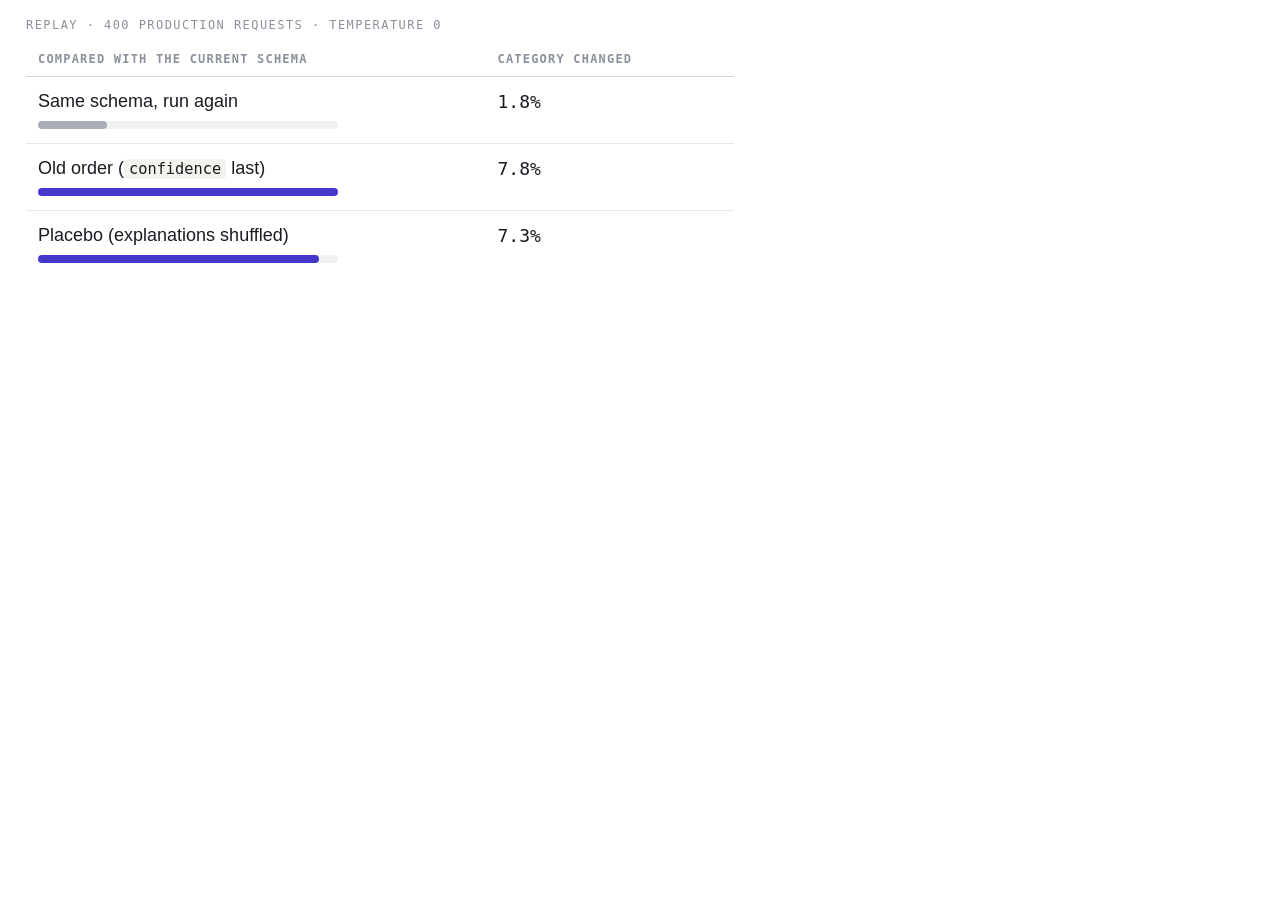
<file: medium/table-experiment.html>
<!doctype html><html data-theme="light"><head><meta charset="utf-8"><link rel="stylesheet" href="table_style.css"></head><body><div id="exp">
<div class="kicker">Replay · 400 production requests · temperature 0</div>
<table><thead><tr><th>Compared with the current schema</th><th>Category changed</th></tr></thead><tbody>
<tr><td>Same schema, run again<div class="mbar n"><i style="width:23.1%"></i></div></td><td class="num">1.8%</td></tr>
<tr><td>Old order (<code>confidence</code> last)<div class="mbar"><i style="width:100%"></i></div></td><td class="num">7.8%</td></tr>
<tr><td>Placebo (explanations shuffled)<div class="mbar"><i style="width:93.6%"></i></div></td><td class="num">7.3%</td></tr>
</tbody></table></div>
<script>document.title=String(Math.ceil(document.getElementById("exp").getBoundingClientRect().height));</script></body></html>
</file>
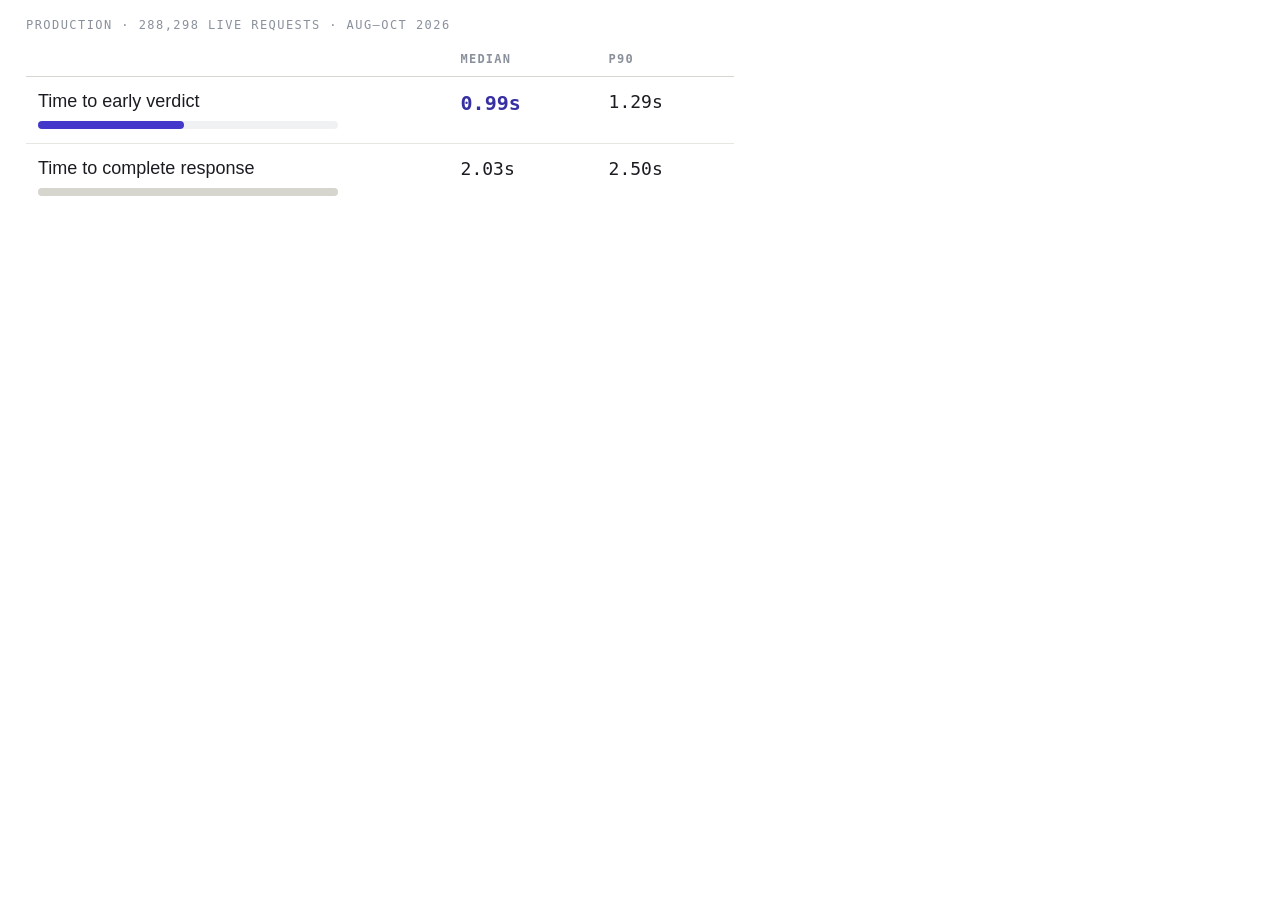
<file: medium/table-latency.html>
<!doctype html><html data-theme="light"><head><meta charset="utf-8"><link rel="stylesheet" href="table_style.css"></head><body><div id="exp">
<div class="kicker">Production · 288,298 live requests · Aug–Oct 2026</div>
<table><thead><tr><th></th><th>Median</th><th>p90</th></tr></thead><tbody>
<tr><td>Time to early verdict<div class="mbar"><i style="width:48.8%"></i></div></td><td class="big">0.99s</td><td class="num">1.29s</td></tr>
<tr><td>Time to complete response<div class="mbar e"><i style="width:100%"></i></div></td><td class="num">2.03s</td><td class="num">2.50s</td></tr>
</tbody></table></div>
<script>document.title=String(Math.ceil(document.getElementById("exp").getBoundingClientRect().height));</script></body></html>
</file>
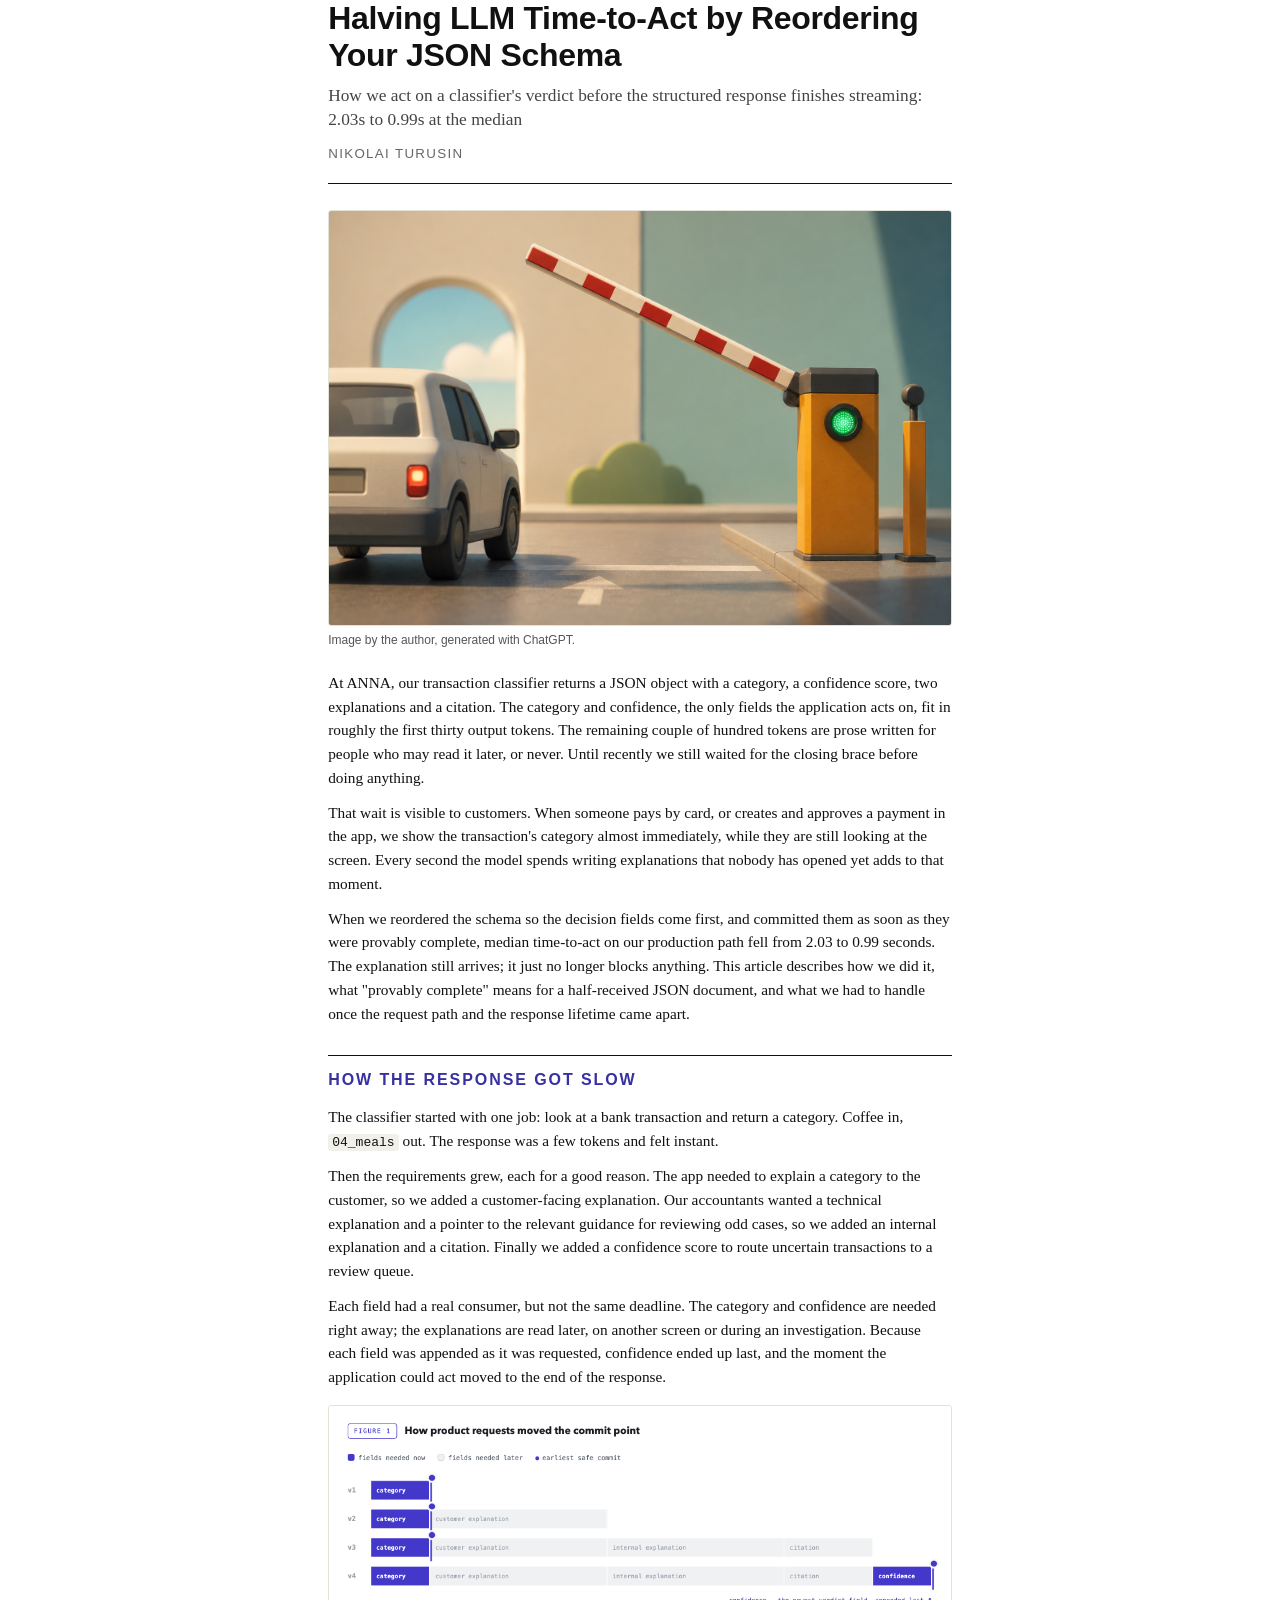
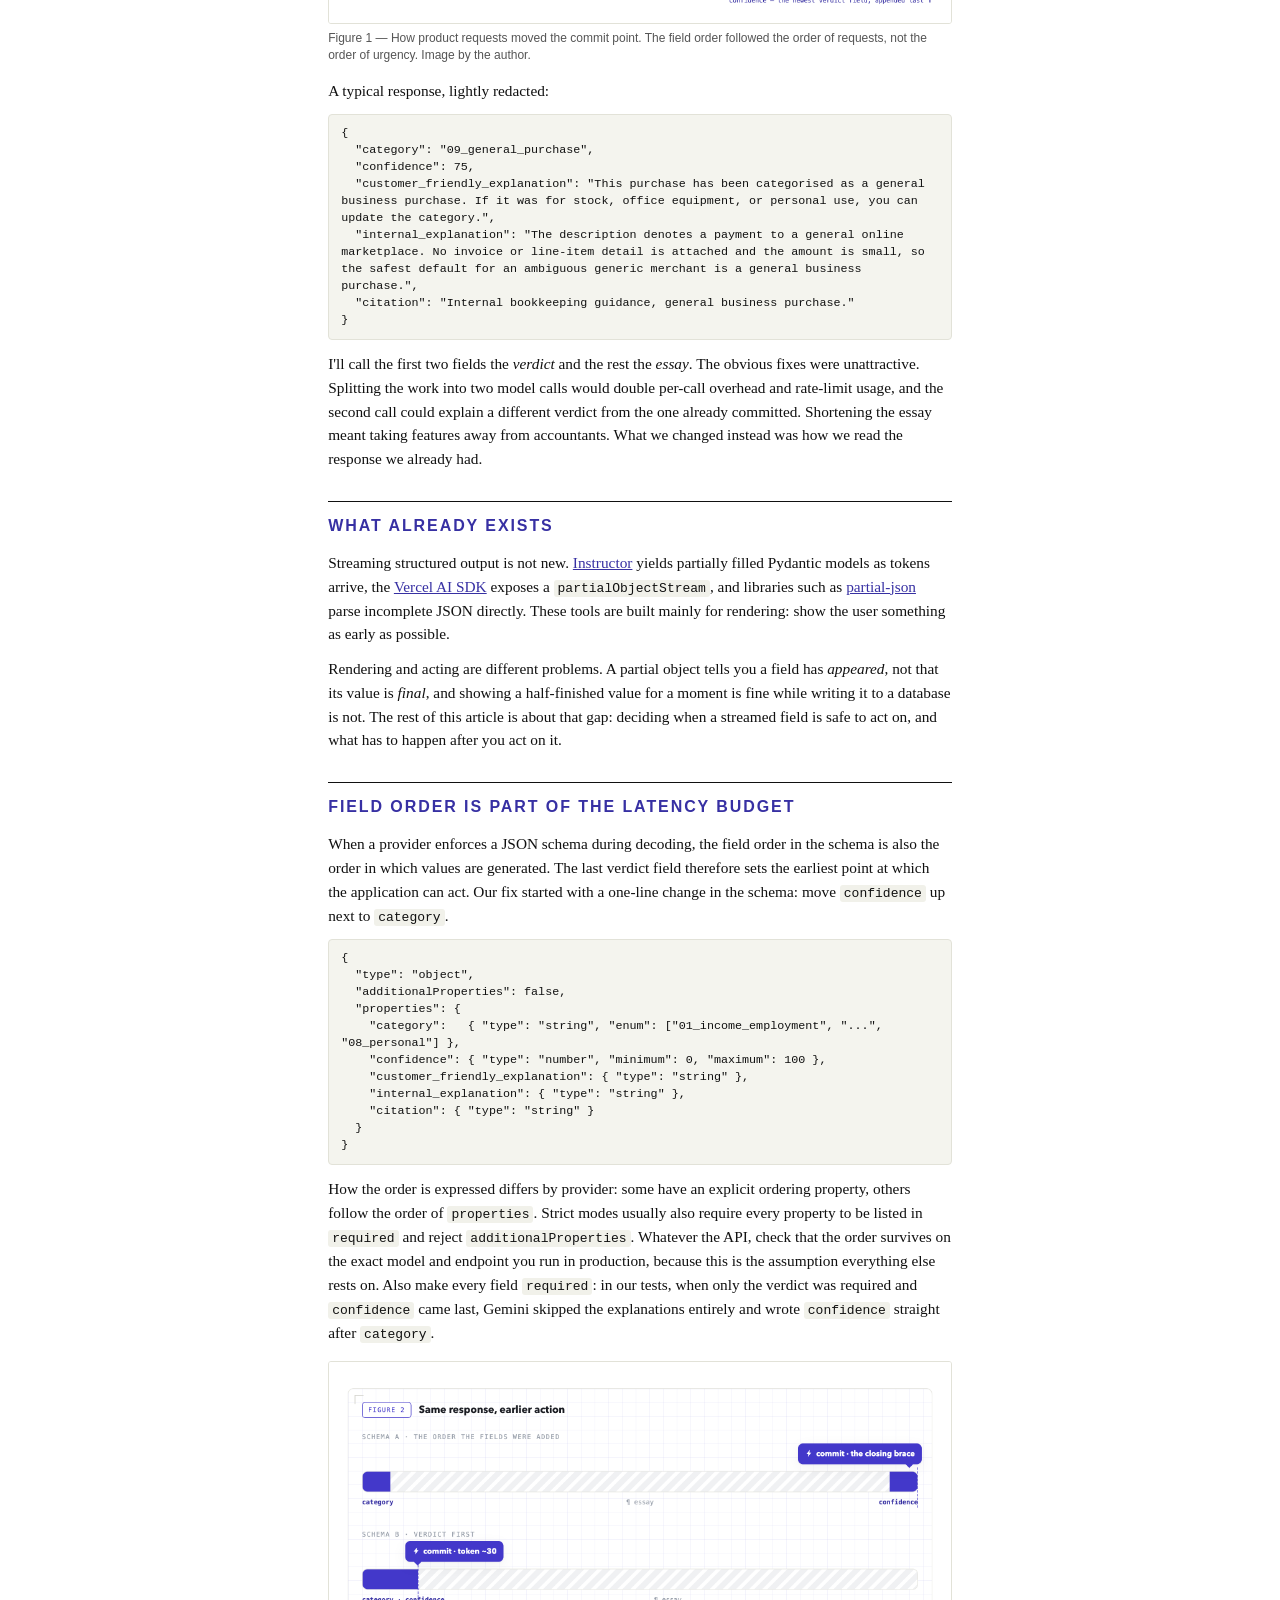
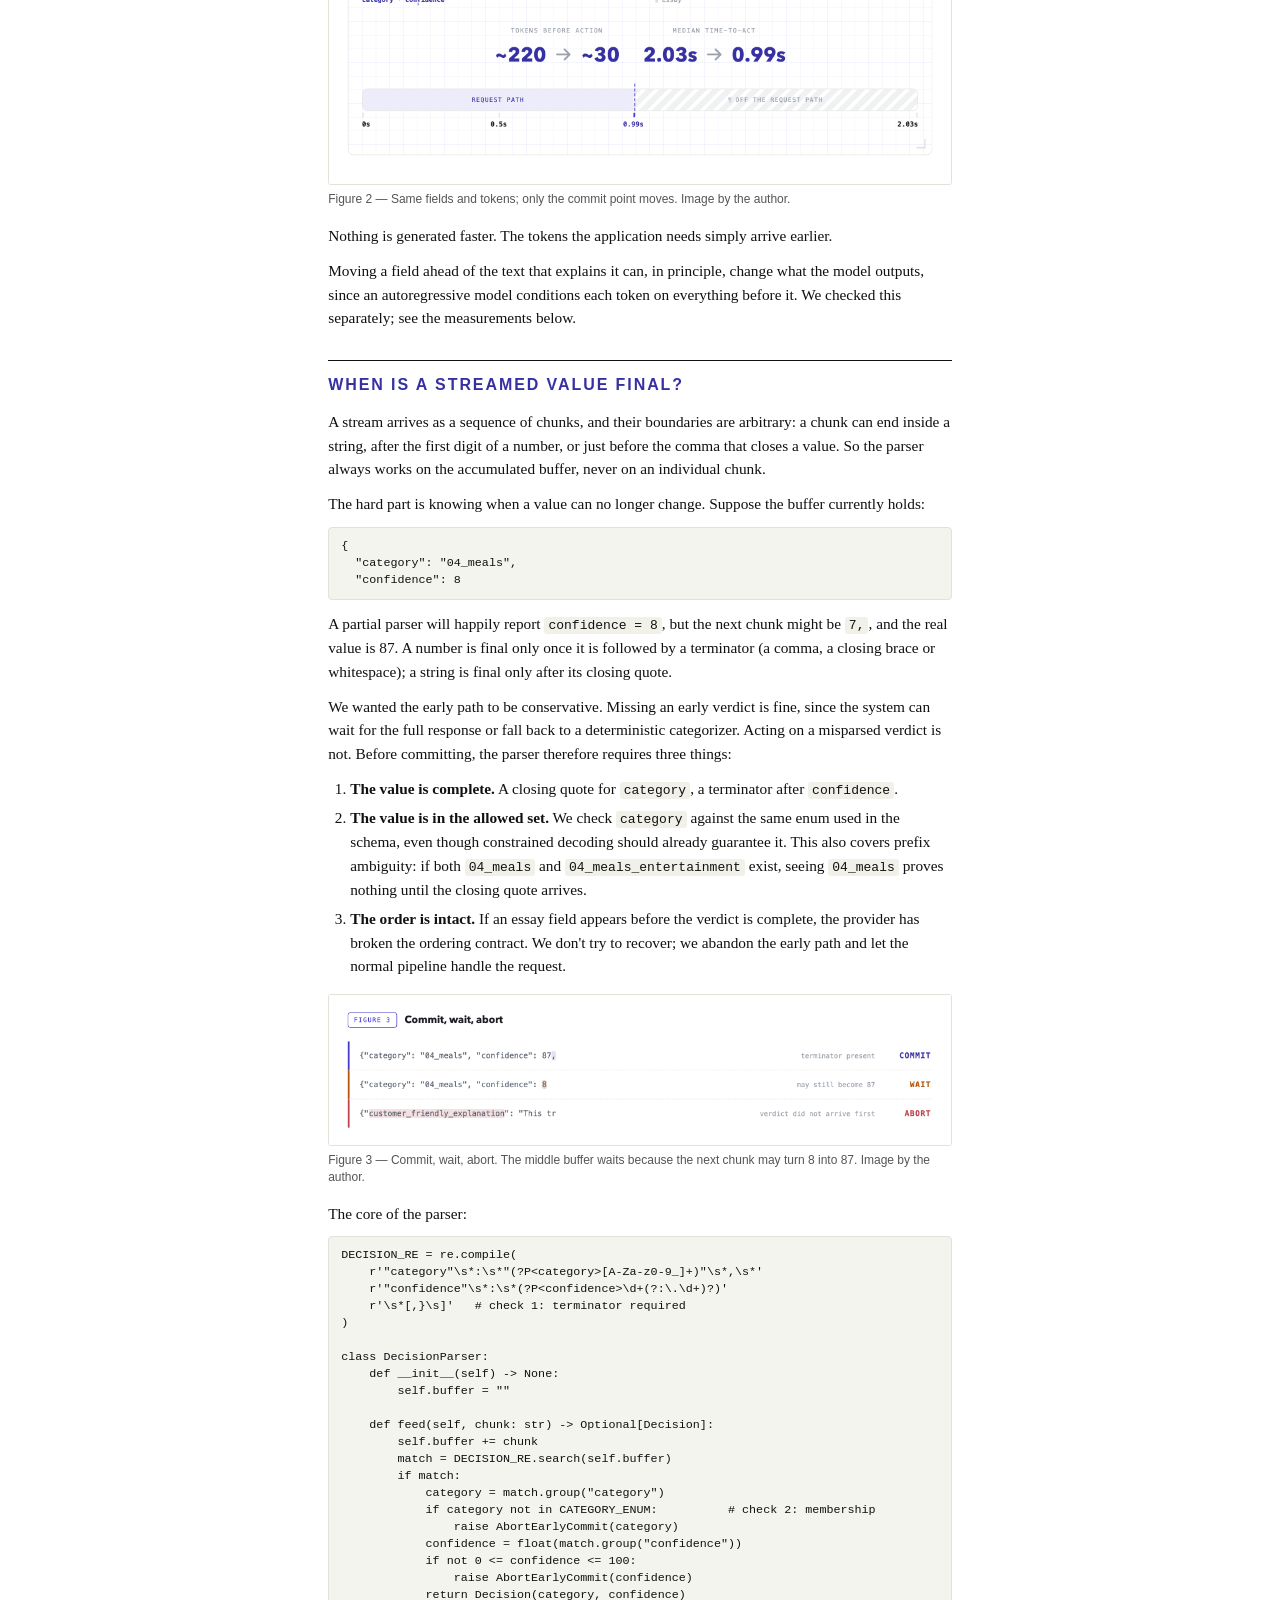
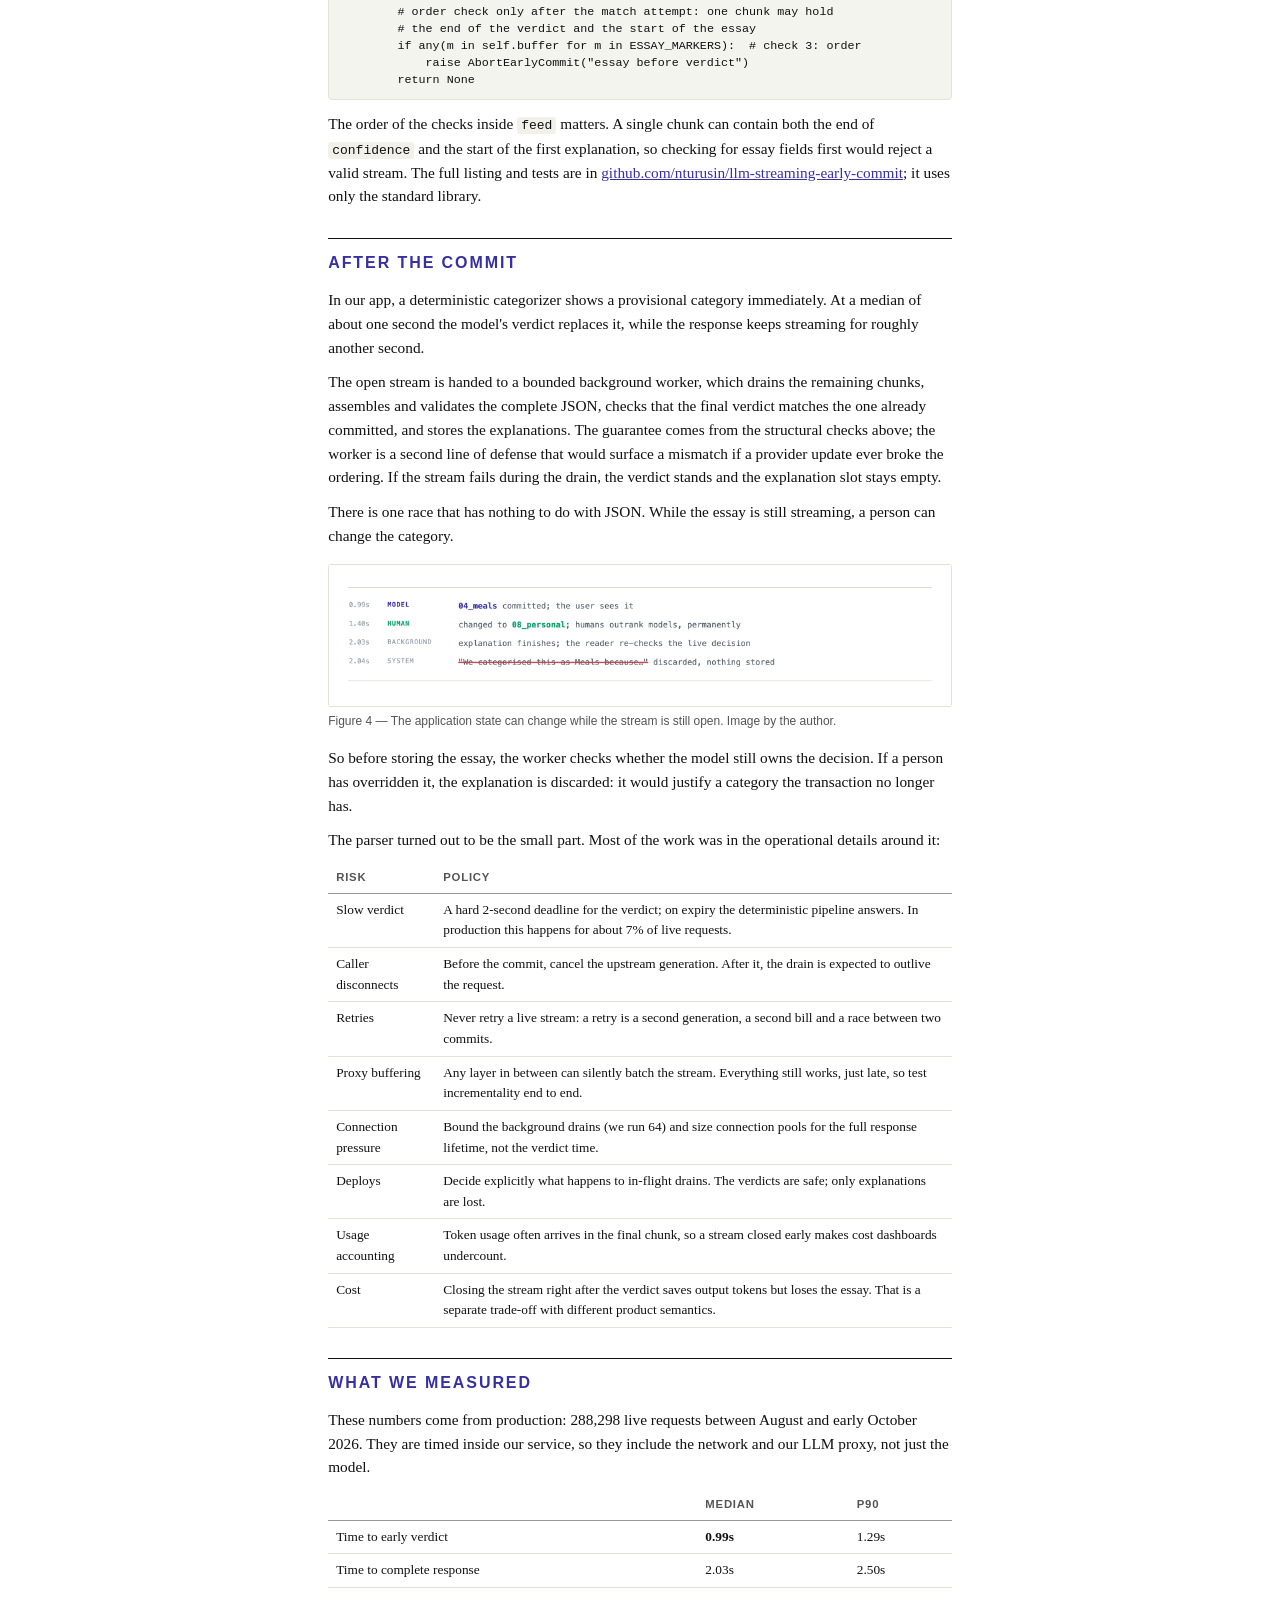
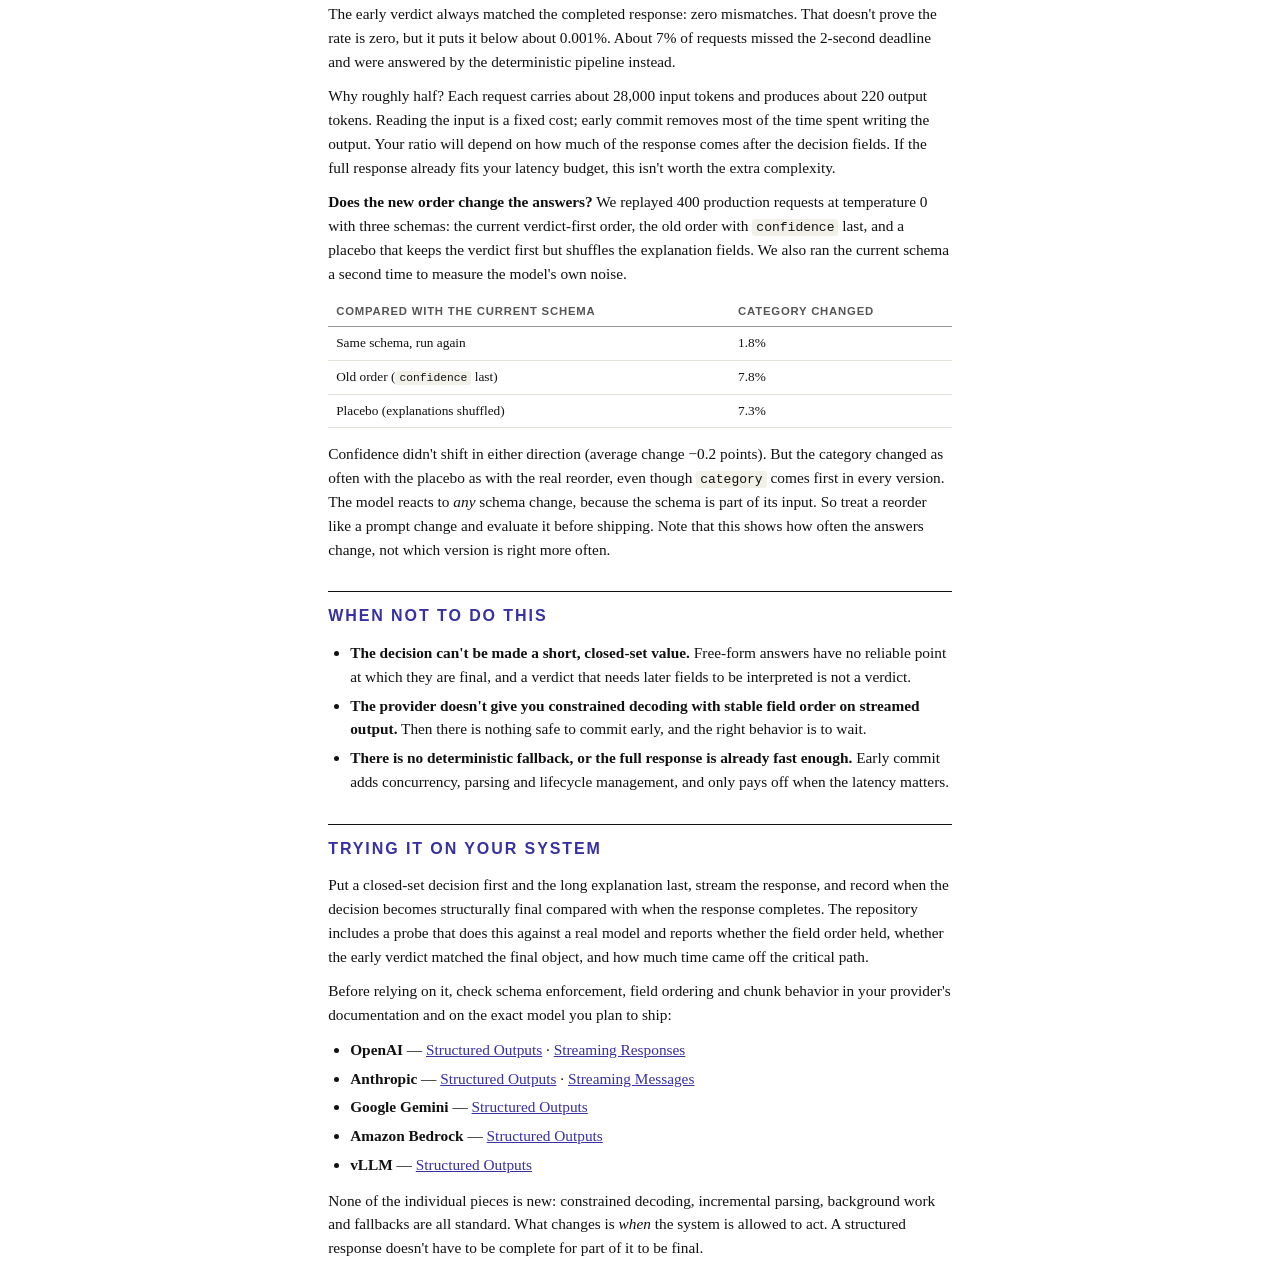
<file: tds/submission.html>
<!doctype html>
<html lang="en"><head><meta charset="utf-8">
<title>Halving LLM Time-to-Act by Reordering Your JSON Schema</title>
<style>
@page { size: A4; margin: 20mm 18mm; }
* { box-sizing: border-box; }
body {
  font-family: Charter, Georgia, "Times New Roman", serif;
  font-size: 11.5pt; line-height: 1.55; color: #111; background: #fff;
  margin: 0 auto; max-width: 165mm;
}
header.title { margin-bottom: 26px; padding-bottom: 18px; border-bottom: 1.5px solid #111; }
h1 { font-family: "Helvetica Neue", Arial, sans-serif; font-size: 24pt; line-height: 1.15;
     letter-spacing: -0.01em; margin: 0 0 10px; }
.subtitle { font-size: 13pt; color: #444; margin: 0 0 12px; line-height: 1.4; }
.byline { font-family: "Helvetica Neue", Arial, sans-serif; font-size: 10pt; color: #666;
          text-transform: uppercase; letter-spacing: 0.1em; margin: 0; }
h2 { font-family: "Helvetica Neue", Arial, sans-serif; font-size: 12pt; letter-spacing: 0.12em;
     text-transform: uppercase; color: #3730A3; margin: 30px 0 12px; padding-top: 12px;
     border-top: 1.5px solid #111; page-break-after: avoid; }
h3 { font-family: "Helvetica Neue", Arial, sans-serif; font-size: 14pt; margin: 22px 0 8px;
     page-break-after: avoid; }
p { margin: 0 0 11px; }
ul, ol { margin: 0 0 12px; padding-left: 22px; }
li { margin-bottom: 5px; }
blockquote { margin: 12px 0; padding: 10px 14px; background: #F4F4EE; border-left: 3px solid #B9B9AE;
             font-size: 10.5pt; color: #333; page-break-inside: avoid; }
blockquote p:last-child { margin-bottom: 0; }
code { font-family: "SF Mono", Menlo, Consolas, monospace; font-size: 0.85em;
       background: #F1F1EA; padding: 1px 4px; border-radius: 3px; }
pre { font-family: "SF Mono", Menlo, Consolas, monospace; font-size: 8.8pt; line-height: 1.45;
      background: #F4F4EE; border: 1px solid #E2E2D8; border-radius: 4px; padding: 10px 12px;
      overflow-wrap: break-word; white-space: pre-wrap; margin: 0 0 12px;
      page-break-inside: avoid; }
pre code { background: none; padding: 0; font-size: inherit; }
figure { margin: 16px 0; page-break-inside: avoid; }
/* keep a lead-in line ("The core of the parser:") on the same page as what it introduces */
p:has(+ pre), p:has(+ table) { break-after: avoid; }
figure img { display: block; width: 100%; height: auto; border: 1px solid #E2E2D8; border-radius: 3px; }
figcaption { font-family: "Helvetica Neue", Arial, sans-serif; font-size: 9pt; color: #555;
             margin-top: 6px; line-height: 1.4; }
table { width: 100%; border-collapse: collapse; font-size: 10pt; margin: 0 0 14px;
        page-break-inside: avoid; }
th { text-align: left; font-family: "Helvetica Neue", Arial, sans-serif; font-size: 8.5pt;
     text-transform: uppercase; letter-spacing: 0.07em; color: #555;
     border-bottom: 1.5px solid #999; padding: 6px 8px; }
td { border-bottom: 1px solid #E2E2D8; padding: 6px 8px; vertical-align: top; }
a { color: #3730A3; }
figure.cover { margin: 0 0 22px; page-break-inside: avoid; }
figure.cover img { width: 100%; height: auto; border-radius: 3px; border: 1px solid #E2E2D8; }
</style></head>
<body>
<header class="title">
  <h1>Halving LLM Time-to-Act by Reordering Your JSON Schema</h1>
  <p class="subtitle">How we act on a classifier&#x27;s verdict before the structured response finishes streaming: 2.03s to 0.99s at the median</p>
  <p class="byline">Nikolai Turusin</p>
</header>
<figure class="cover">
  <img src="figures/cover-featured.jpg" alt="A car waits at a barrier gate whose light is already green and whose boom is lifting.">
  <figcaption>Image by the author, generated with ChatGPT.</figcaption>
</figure>
<p>At ANNA, our transaction classifier returns a JSON object with a category, a confidence score, two explanations and a citation. The category and confidence, the only fields the application acts on, fit in roughly the first thirty output tokens. The remaining couple of hundred tokens are prose written for people who may read it later, or never. Until recently we still waited for the closing brace before doing anything.</p>
<p>That wait is visible to customers. When someone pays by card, or creates and approves a payment in the app, we show the transaction&#x27;s category almost immediately, while they are still looking at the screen. Every second the model spends writing explanations that nobody has opened yet adds to that moment.</p>
<p>When we reordered the schema so the decision fields come first, and committed them as soon as they were provably complete, median time-to-act on our production path fell from 2.03 to 0.99 seconds. The explanation still arrives; it just no longer blocks anything. This article describes how we did it, what &quot;provably complete&quot; means for a half-received JSON document, and what we had to handle once the request path and the response lifetime came apart.</p>
<h2>How the response got slow</h2>
<p>The classifier started with one job: look at a bank transaction and return a category. Coffee in, <code>04_meals</code> out. The response was a few tokens and felt instant.</p>
<p>Then the requirements grew, each for a good reason. The app needed to explain a category to the customer, so we added a customer-facing explanation. Our accountants wanted a technical explanation and a pointer to the relevant guidance for reviewing odd cases, so we added an internal explanation and a citation. Finally we added a confidence score to route uncertain transactions to a review queue.</p>
<p>Each field had a real consumer, but not the same deadline. The category and confidence are needed right away; the explanations are read later, on another screen or during an investigation. Because each field was appended as it was requested, confidence ended up last, and the moment the application could act moved to the end of the response.</p>
<figure><img src="figures/fig1.png" alt="Four cumulative bars, one per version of the schema. In v1 the whole response is a single purple category field, and the earliest safe commit sits just after it. v2 appends a grey customer explanation; v3 appends a grey internal explanation and citation. Through all three versions the commit marker stays at the left, just after category. In v4 a second purple field, confidence, is appended at the very end, and the commit marker jumps to the far right, past the entire essay."><figcaption>Figure 1 — How product requests moved the commit point. The field order followed the order of requests, not the order of urgency. Image by the author.</figcaption></figure>
<p>A typical response, lightly redacted:</p>
<pre><code class="language-json">{
  &quot;category&quot;: &quot;09_general_purchase&quot;,
  &quot;confidence&quot;: 75,
  &quot;customer_friendly_explanation&quot;: &quot;This purchase has been categorised as a general business purchase. If it was for stock, office equipment, or personal use, you can update the category.&quot;,
  &quot;internal_explanation&quot;: &quot;The description denotes a payment to a general online marketplace. No invoice or line-item detail is attached and the amount is small, so the safest default for an ambiguous generic merchant is a general business purchase.&quot;,
  &quot;citation&quot;: &quot;Internal bookkeeping guidance, general business purchase.&quot;
}</code></pre>
<p>I&#x27;ll call the first two fields the <em>verdict</em> and the rest the <em>essay</em>. The obvious fixes were unattractive. Splitting the work into two model calls would double per-call overhead and rate-limit usage, and the second call could explain a different verdict from the one already committed. Shortening the essay meant taking features away from accountants. What we changed instead was how we read the response we already had.</p>
<h2>What already exists</h2>
<p>Streaming structured output is not new. <a href="https://python.useinstructor.com/concepts/partial/">Instructor</a> yields partially filled Pydantic models as tokens arrive, the <a href="https://ai-sdk.dev/v5/cookbook/node/stream-object">Vercel AI SDK</a> exposes a <code>partialObjectStream</code>, and libraries such as <a href="https://www.npmjs.com/package/partial-json">partial-json</a> parse incomplete JSON directly. These tools are built mainly for rendering: show the user something as early as possible.</p>
<p>Rendering and acting are different problems. A partial object tells you a field has <em>appeared</em>, not that its value is <em>final</em>, and showing a half-finished value for a moment is fine while writing it to a database is not. The rest of this article is about that gap: deciding when a streamed field is safe to act on, and what has to happen after you act on it.</p>
<h2>Field order is part of the latency budget</h2>
<p>When a provider enforces a JSON schema during decoding, the field order in the schema is also the order in which values are generated. The last verdict field therefore sets the earliest point at which the application can act. Our fix started with a one-line change in the schema: move <code>confidence</code> up next to <code>category</code>.</p>
<pre><code class="language-json">{
  &quot;type&quot;: &quot;object&quot;,
  &quot;additionalProperties&quot;: false,
  &quot;properties&quot;: {
    &quot;category&quot;:   { &quot;type&quot;: &quot;string&quot;, &quot;enum&quot;: [&quot;01_income_employment&quot;, &quot;...&quot;, &quot;08_personal&quot;] },
    &quot;confidence&quot;: { &quot;type&quot;: &quot;number&quot;, &quot;minimum&quot;: 0, &quot;maximum&quot;: 100 },
    &quot;customer_friendly_explanation&quot;: { &quot;type&quot;: &quot;string&quot; },
    &quot;internal_explanation&quot;: { &quot;type&quot;: &quot;string&quot; },
    &quot;citation&quot;: { &quot;type&quot;: &quot;string&quot; }
  }
}</code></pre>
<p>How the order is expressed differs by provider: some have an explicit ordering property, others follow the order of <code>properties</code>. Strict modes usually also require every property to be listed in <code>required</code> and reject <code>additionalProperties</code>. Whatever the API, check that the order survives on the exact model and endpoint you run in production, because this is the assumption everything else rests on. Also make every field <code>required</code>: in our tests, when only the verdict was required and <code>confidence</code> came last, Gemini skipped the explanations entirely and wrote <code>confidence</code> straight after <code>category</code>.</p>
<figure><img src="figures/fig2.png" alt="Two token bars of equal length. In schema A the fields sit in the order they were added: a small indigo category segment first, striped essay in the middle, a small indigo confidence segment last, and the commit flag points at the closing brace. In schema B both verdict fields sit first and the commit flag points at token 30."><figcaption>Figure 2 — Same fields and tokens; only the commit point moves. Image by the author.</figcaption></figure>
<p>Nothing is generated faster. The tokens the application needs simply arrive earlier.</p>
<p>Moving a field ahead of the text that explains it can, in principle, change what the model outputs, since an autoregressive model conditions each token on everything before it. We checked this separately; see the measurements below.</p>
<h2>When is a streamed value final?</h2>
<p>A stream arrives as a sequence of chunks, and their boundaries are arbitrary: a chunk can end inside a string, after the first digit of a number, or just before the comma that closes a value. So the parser always works on the accumulated buffer, never on an individual chunk.</p>
<p>The hard part is knowing when a value can no longer change. Suppose the buffer currently holds:</p>
<pre><code class="language-json">{
  &quot;category&quot;: &quot;04_meals&quot;,
  &quot;confidence&quot;: 8</code></pre>
<p>A partial parser will happily report <code>confidence = 8</code>, but the next chunk might be <code>7,</code>, and the real value is 87. A number is final only once it is followed by a terminator (a comma, a closing brace or whitespace); a string is final only after its closing quote.</p>
<p>We wanted the early path to be conservative. Missing an early verdict is fine, since the system can wait for the full response or fall back to a deterministic categorizer. Acting on a misparsed verdict is not. Before committing, the parser therefore requires three things:</p>
<ol><li><strong>The value is complete.</strong> A closing quote for <code>category</code>, a terminator after <code>confidence</code>.</li><li><strong>The value is in the allowed set.</strong> We check <code>category</code> against the same enum used in the schema, even though constrained decoding should already guarantee it. This also covers prefix ambiguity: if both <code>04_meals</code> and <code>04_meals_entertainment</code> exist, seeing <code>04_meals</code> proves nothing until the closing quote arrives.</li><li><strong>The order is intact.</strong> If an essay field appears before the verdict is complete, the provider has broken the ordering contract. We don&#x27;t try to recover; we abandon the early path and let the normal pipeline handle the request.</li></ol>
<figure><img src="figures/fig3.png" alt="Three buffers with their structural evidence and outcome. A complete verdict with its terminator commits. A number without a terminator waits. An essay field arriving before the verdict aborts."><figcaption>Figure 3 — Commit, wait, abort. The middle buffer waits because the next chunk may turn 8 into 87. Image by the author.</figcaption></figure>
<p>The core of the parser:</p>
<pre><code class="language-python">DECISION_RE = re.compile(
    r&#x27;&quot;category&quot;\s*:\s*&quot;(?P&lt;category&gt;[A-Za-z0-9_]+)&quot;\s*,\s*&#x27;
    r&#x27;&quot;confidence&quot;\s*:\s*(?P&lt;confidence&gt;\d+(?:\.\d+)?)&#x27;
    r&#x27;\s*[,}\s]&#x27;   # check 1: terminator required
)

class DecisionParser:
    def __init__(self) -&gt; None:
        self.buffer = &quot;&quot;

    def feed(self, chunk: str) -&gt; Optional[Decision]:
        self.buffer += chunk
        match = DECISION_RE.search(self.buffer)
        if match:
            category = match.group(&quot;category&quot;)
            if category not in CATEGORY_ENUM:          # check 2: membership
                raise AbortEarlyCommit(category)
            confidence = float(match.group(&quot;confidence&quot;))
            if not 0 &lt;= confidence &lt;= 100:
                raise AbortEarlyCommit(confidence)
            return Decision(category, confidence)
        # order check only after the match attempt: one chunk may hold
        # the end of the verdict and the start of the essay
        if any(m in self.buffer for m in ESSAY_MARKERS):  # check 3: order
            raise AbortEarlyCommit(&quot;essay before verdict&quot;)
        return None</code></pre>
<p>The order of the checks inside <code>feed</code> matters. A single chunk can contain both the end of <code>confidence</code> and the start of the first explanation, so checking for essay fields first would reject a valid stream. The full listing and tests are in <a href="https://github.com/nturusin/llm-streaming-early-commit">github.com/nturusin/llm-streaming-early-commit</a>; it uses only the standard library.</p>
<h2>After the commit</h2>
<p>In our app, a deterministic categorizer shows a provisional category immediately. At a median of about one second the model&#x27;s verdict replaces it, while the response keeps streaming for roughly another second.</p>
<p>The open stream is handed to a bounded background worker, which drains the remaining chunks, assembles and validates the complete JSON, checks that the final verdict matches the one already committed, and stores the explanations. The guarantee comes from the structural checks above; the worker is a second line of defense that would surface a mismatch if a provider update ever broke the ordering. If the stream fails during the drain, the verdict stands and the explanation slot stays empty.</p>
<p>There is one race that has nothing to do with JSON. While the essay is still streaming, a person can change the category.</p>
<figure><img src="figures/fig4-override.png" alt="Timeline: at 0.99s the model commits 04_meals, at 1.40s a human changes it to 08_personal, at 2.03s the explanation finishes, at 2.04s the stale explanation is discarded."><figcaption>Figure 4 — The application state can change while the stream is still open. Image by the author.</figcaption></figure>
<p>So before storing the essay, the worker checks whether the model still owns the decision. If a person has overridden it, the explanation is discarded: it would justify a category the transaction no longer has.</p>
<p>The parser turned out to be the small part. Most of the work was in the operational details around it:</p>
<table><thead><tr><th>Risk</th><th>Policy</th></tr></thead><tbody><tr><td>Slow verdict</td><td>A hard 2-second deadline for the verdict; on expiry the deterministic pipeline answers. In production this happens for about 7% of live requests.</td></tr><tr><td>Caller disconnects</td><td>Before the commit, cancel the upstream generation. After it, the drain is expected to outlive the request.</td></tr><tr><td>Retries</td><td>Never retry a live stream: a retry is a second generation, a second bill and a race between two commits.</td></tr><tr><td>Proxy buffering</td><td>Any layer in between can silently batch the stream. Everything still works, just late, so test incrementality end to end.</td></tr><tr><td>Connection pressure</td><td>Bound the background drains (we run 64) and size connection pools for the full response lifetime, not the verdict time.</td></tr><tr><td>Deploys</td><td>Decide explicitly what happens to in-flight drains. The verdicts are safe; only explanations are lost.</td></tr><tr><td>Usage accounting</td><td>Token usage often arrives in the final chunk, so a stream closed early makes cost dashboards undercount.</td></tr><tr><td>Cost</td><td>Closing the stream right after the verdict saves output tokens but loses the essay. That is a separate trade-off with different product semantics.</td></tr></tbody></table>
<h2>What we measured</h2>
<p>These numbers come from production: 288,298 live requests between August and early October 2026. They are timed inside our service, so they include the network and our LLM proxy, not just the model.</p>
<table><thead><tr><th></th><th>Median</th><th>p90</th></tr></thead><tbody><tr><td>Time to early verdict</td><td><strong>0.99s</strong></td><td>1.29s</td></tr><tr><td>Time to complete response</td><td>2.03s</td><td>2.50s</td></tr></tbody></table>
<p>The early verdict always matched the completed response: zero mismatches. That doesn&#x27;t prove the rate is zero, but it puts it below about 0.001%. About 7% of requests missed the 2-second deadline and were answered by the deterministic pipeline instead.</p>
<p>Why roughly half? Each request carries about 28,000 input tokens and produces about 220 output tokens. Reading the input is a fixed cost; early commit removes most of the time spent writing the output. Your ratio will depend on how much of the response comes after the decision fields. If the full response already fits your latency budget, this isn&#x27;t worth the extra complexity.</p>
<p><strong>Does the new order change the answers?</strong> We replayed 400 production requests at temperature 0 with three schemas: the current verdict-first order, the old order with <code>confidence</code> last, and a placebo that keeps the verdict first but shuffles the explanation fields. We also ran the current schema a second time to measure the model&#x27;s own noise.</p>
<table><thead><tr><th>Compared with the current schema</th><th>Category changed</th></tr></thead><tbody><tr><td>Same schema, run again</td><td>1.8%</td></tr><tr><td>Old order (<code>confidence</code> last)</td><td>7.8%</td></tr><tr><td>Placebo (explanations shuffled)</td><td>7.3%</td></tr></tbody></table>
<p>Confidence didn&#x27;t shift in either direction (average change −0.2 points). But the category changed as often with the placebo as with the real reorder, even though <code>category</code> comes first in every version. The model reacts to <em>any</em> schema change, because the schema is part of its input. So treat a reorder like a prompt change and evaluate it before shipping. Note that this shows how often the answers change, not which version is right more often.</p>
<h2>When not to do this</h2>
<ul><li><strong>The decision can&#x27;t be made a short, closed-set value.</strong> Free-form answers have no reliable point at which they are final, and a verdict that needs later fields to be interpreted is not a verdict.</li><li><strong>The provider doesn&#x27;t give you constrained decoding with stable field order on streamed output.</strong> Then there is nothing safe to commit early, and the right behavior is to wait.</li><li><strong>There is no deterministic fallback, or the full response is already fast enough.</strong> Early commit adds concurrency, parsing and lifecycle management, and only pays off when the latency matters.</li></ul>
<h2>Trying it on your system</h2>
<p>Put a closed-set decision first and the long explanation last, stream the response, and record when the decision becomes structurally final compared with when the response completes. The repository includes a probe that does this against a real model and reports whether the field order held, whether the early verdict matched the final object, and how much time came off the critical path.</p>
<p>Before relying on it, check schema enforcement, field ordering and chunk behavior in your provider&#x27;s documentation and on the exact model you plan to ship:</p>
<ul><li><strong>OpenAI</strong> — <a href="https://developers.openai.com/api/docs/guides/structured-outputs">Structured Outputs</a> · <a href="https://developers.openai.com/api/docs/guides/streaming-responses">Streaming Responses</a></li><li><strong>Anthropic</strong> — <a href="https://platform.claude.com/docs/en/build-with-claude/structured-outputs">Structured Outputs</a> · <a href="https://platform.claude.com/docs/en/build-with-claude/streaming">Streaming Messages</a></li><li><strong>Google Gemini</strong> — <a href="https://ai.google.dev/gemini-api/docs/structured-output">Structured Outputs</a></li><li><strong>Amazon Bedrock</strong> — <a href="https://docs.aws.amazon.com/bedrock/latest/userguide/structured-output.html">Structured Outputs</a></li><li><strong>vLLM</strong> — <a href="https://docs.vllm.ai/en/latest/features/structured_outputs/">Structured Outputs</a></li></ul>
<p>None of the individual pieces is new: constrained decoding, incremental parsing, background work and fallbacks are all standard. What changes is <em>when</em> the system is allowed to act. A structured response doesn&#x27;t have to be complete for part of it to be final.</p>
</body></html>
</file>
<file: medium/table_style.css>
:root{--ink:#1A1C22;--mut:#5C6470;--dim:#8A919C;--line:#E7E7E1;--line2:#D6D6CF;--verdict:#4338CA;--verdict-ink:#3730A3;--essay-soft:#F0F1F3;
  --disp:"Avenir Next","Helvetica Neue",Helvetica,system-ui,sans-serif;--mono:ui-monospace,"SF Mono",Menlo,Consolas,monospace}
html,body{margin:0;background:#fff;color:var(--ink)}
#exp{width:760px;padding:18px 26px 16px;box-sizing:border-box;display:flow-root}
.kicker{font-family:var(--mono);font-size:12px;letter-spacing:.12em;text-transform:uppercase;color:var(--dim);margin:0 0 10px}
table{width:100%;border-collapse:collapse;font-family:var(--disp);font-size:18px}
th{font-family:var(--mono);font-size:12px;letter-spacing:.1em;text-transform:uppercase;color:var(--dim);text-align:left;font-weight:600;padding:10px 12px;border-bottom:1.5px solid var(--line2)}
td{padding:14px 12px;border-bottom:1px solid var(--line);font-variant-numeric:tabular-nums;vertical-align:top}
tr:last-child td{border-bottom:none}
td.num{font-family:var(--mono);font-size:18px;white-space:nowrap}
td.big{font-family:var(--mono);font-weight:700;color:var(--verdict-ink);font-size:20px;white-space:nowrap}
.mbar{height:8px;background:var(--essay-soft);border-radius:4px;margin-top:9px;max-width:300px}
.mbar i{display:block;height:100%;border-radius:4px;background:var(--verdict)}
.mbar.e i{background:var(--line2)}
.mbar.n i{background:#A9AEB9}
code{font-family:var(--mono);font-size:.85em;background:#F4F4EE;border-radius:4px;padding:1px 5px}
</file>
